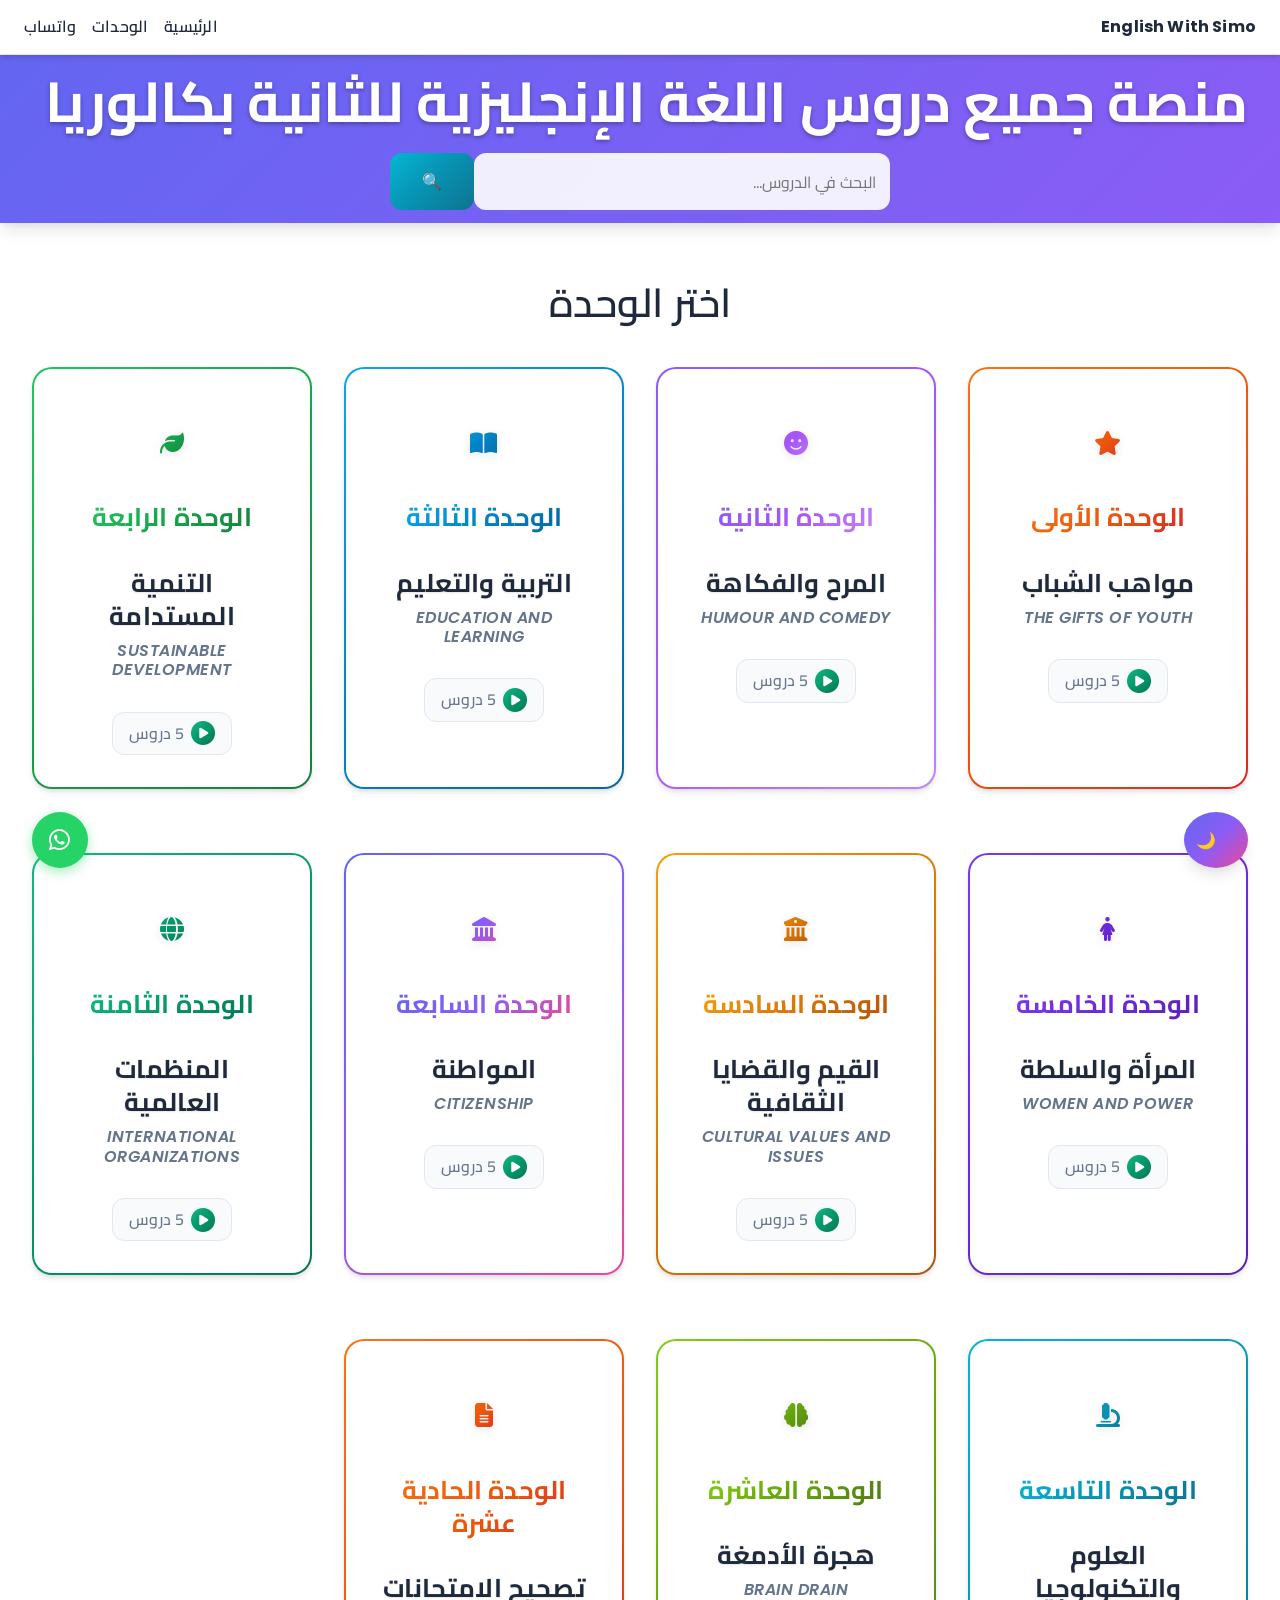
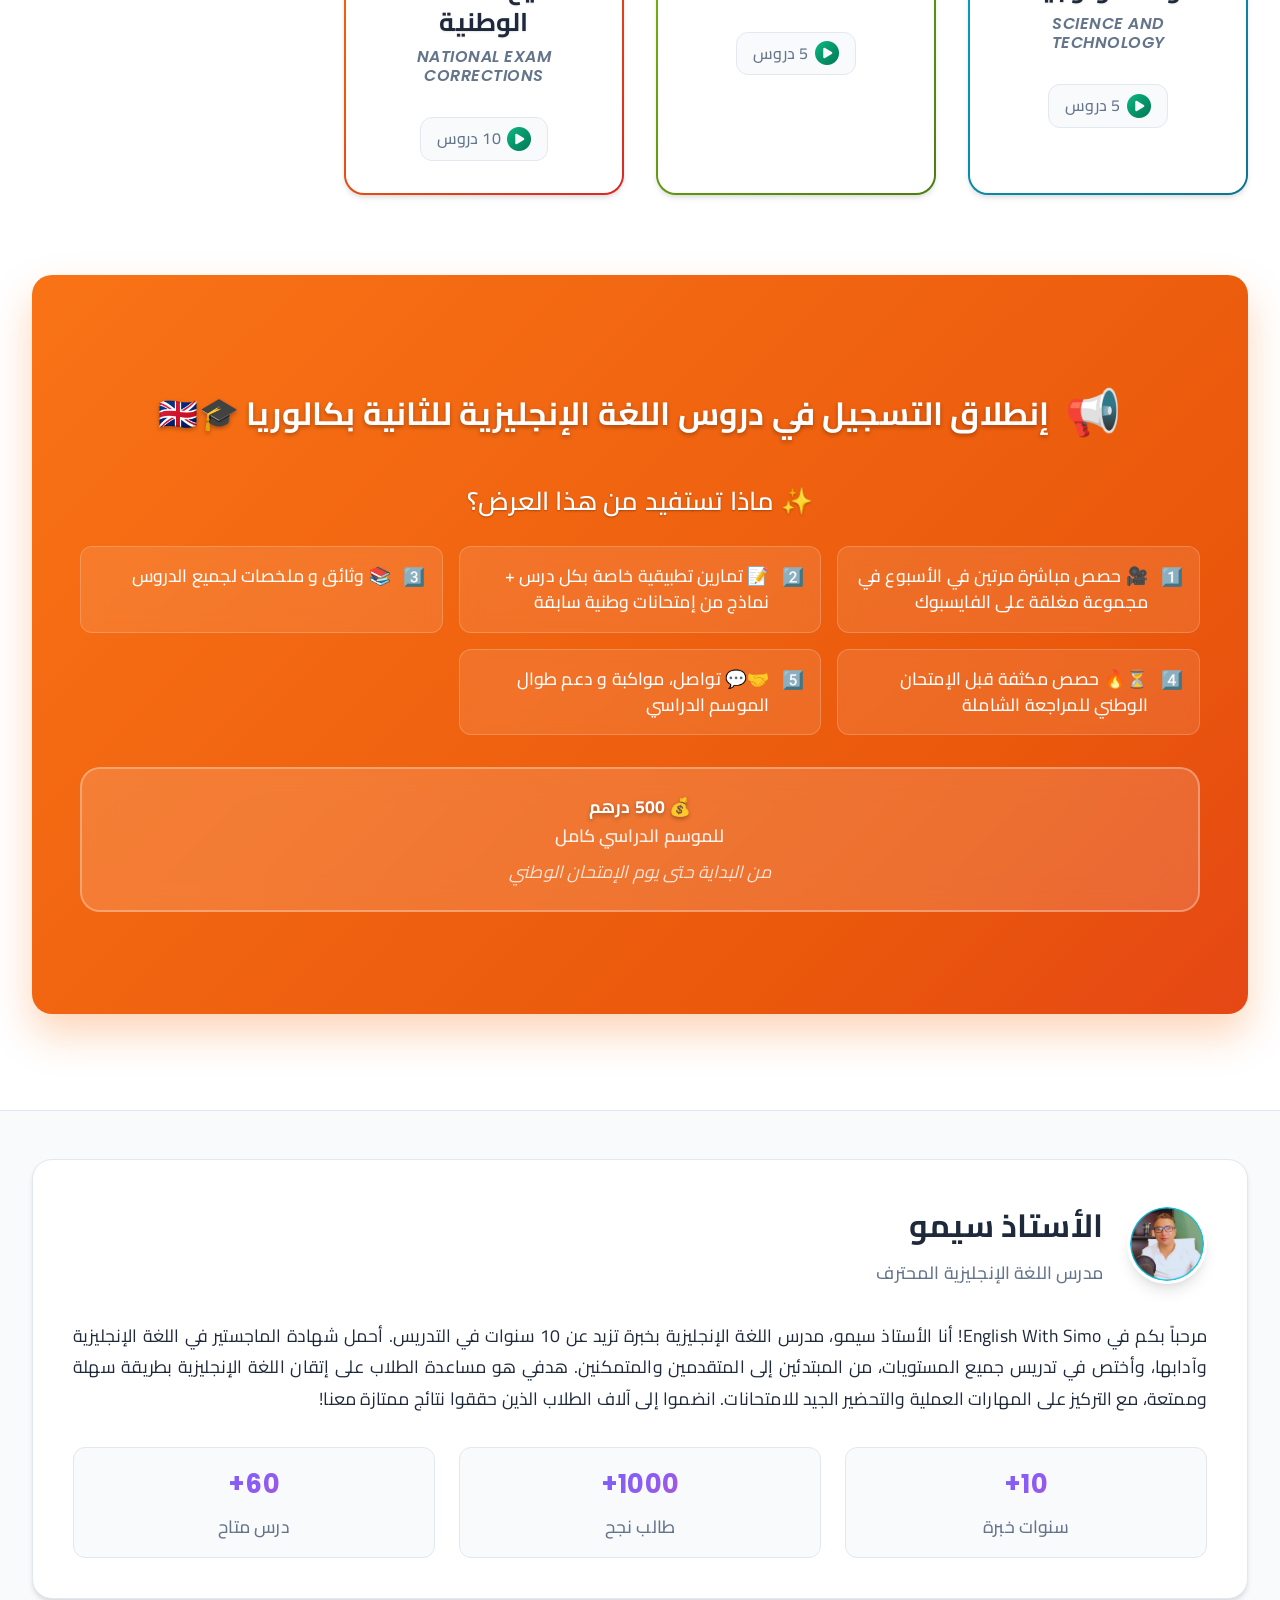
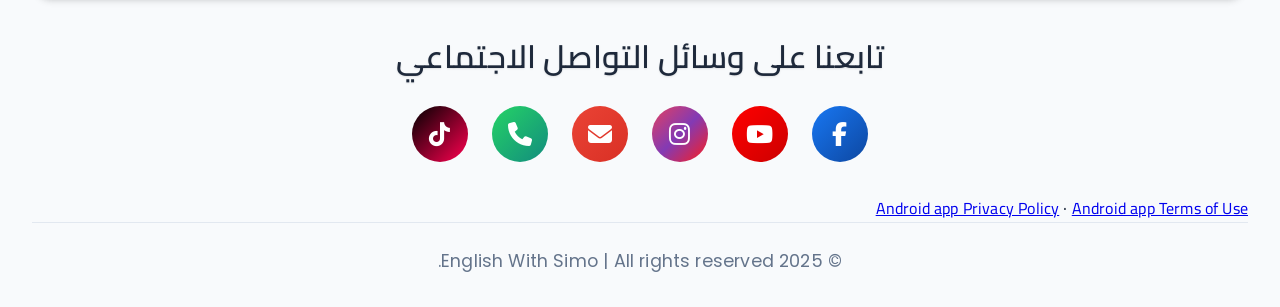
<file: index.html>
<!DOCTYPE html>
<html lang="ar" dir="rtl">
<head>
    <meta charset="UTF-8">
    <meta name="viewport" content="width=device-width, initial-scale=1.0">
    <title>منصة جميع دروس اللغة الإنجليزية للثانية بكالوريا - English With Simo</title>
    
    <!-- Google Fonts -->
    <link rel="preconnect" href="https://fonts.googleapis.com">
    <link rel="preconnect" href="https://fonts.gstatic.com" crossorigin>
    <link href="https://fonts.googleapis.com/css2?family=Cairo:wght@300;400;600;700&family=Poppins:wght@300;400;500;600;700&display=swap" rel="stylesheet">
    
    <!-- Font Awesome -->
    <link rel="stylesheet" href="https://cdnjs.cloudflare.com/ajax/libs/font-awesome/6.4.0/css/all.min.css">
    
    <!-- CSS -->
    <link rel="stylesheet" href="style.css">
    <!-- Google AdSense -->
  <script async
    src="https://pagead2.googlesyndication.com/pagead/js/adsbygoogle.js?client=ca-pub-2558451678837926"
    crossorigin="anonymous"></script>
</head>
<body class="responsive-site">
    
    <!-- SITE_TOPBAR -->
    <div class="site-topbar" role="banner">
        <a href="index.html" class="site-logo-link">English With Simo</a>
        <nav class="site-desktop-nav" aria-label="Primary navigation">
            <a href="index.html">الرئيسية</a>
            <a href="index.html#unitsView">الوحدات</a>
            <a href="https://api.whatsapp.com/send?phone=212600583968" target="_blank" rel="noopener noreferrer">واتساب</a>
        </nav>
        <button class="site-menu-toggle" type="button" aria-expanded="false" aria-controls="siteMobileMenu" aria-label="Open navigation menu">☰</button>
    </div>
    <nav id="siteMobileMenu" class="site-mobile-nav" aria-label="Mobile navigation">
        <a href="index.html">الرئيسية</a>
        <a href="index.html#unitsView">الوحدات</a>
        <a href="https://api.whatsapp.com/send?phone=212600583968" target="_blank" rel="noopener noreferrer">واتساب</a>
    </nav>

<!-- Loading Animation -->
    <div id="loading" class="loading-container">
        <div class="loading-spinner"></div>
        <p class="loading-text">جاري التحميل...</p>
    </div>

    <!-- Header -->
    <header class="header">
        <div class="container">
            <div class="header-content">
            <div class="title-container">
                <h1 class="main-title">منصة جميع دروس اللغة الإنجليزية للثانية بكالوريا</h1>
            </div>
            </div>
            
            <!-- Search Bar -->
            <div class="search-container">
                <input type="text" id="searchInput" placeholder="البحث في الدروس..." class="search-input">
                <button id="searchBtn" class="search-btn">🔍</button>
            </div>
            
        </div>
    </header>

    <!-- Main Content -->
    <main class="main-content">
        <div class="container">
            <!-- Units View -->
            <div id="unitsView" class="units-view">
                <h2 class="section-title">اختر الوحدة</h2>
                <div id="unitsGrid" class="units-grid">
                    <!-- Units will be dynamically loaded here -->
                </div>
            </div>

            <!-- Promotional Banner -->
            <div class="promotional-banner">
                <div class="banner-content">
                    <div class="banner-header">
                        <div class="banner-icon">📢</div>
                        <h3 class="banner-title">إنطلاق التسجيل في دروس اللغة الإنجليزية للثانية بكالوريا 🎓🇬🇧</h3>
                    </div>
                    
                    <div class="banner-benefits">
                        <h4 class="benefits-title">✨ ماذا تستفيد من هذا العرض؟</h4>
                        <div class="benefits-list">
                            <div class="benefit-item">
                                <span class="benefit-number">1️⃣</span>
                                <span class="benefit-text">🎥 حصص مباشرة مرتين في الأسبوع في مجموعة مغلقة على الفايسبوك</span>
                            </div>
                            <div class="benefit-item">
                                <span class="benefit-number">2️⃣</span>
                                <span class="benefit-text">📝 تمارين تطبيقية خاصة بكل درس + نماذج من إمتحانات وطنية سابقة</span>
                            </div>
                            <div class="benefit-item">
                                <span class="benefit-number">3️⃣</span>
                                <span class="benefit-text">📚 وثائق و ملخصات لجميع الدروس</span>
                            </div>
                            <div class="benefit-item">
                                <span class="benefit-number">4️⃣</span>
                                <span class="benefit-text">⏳🔥 حصص مكثفة قبل الإمتحان الوطني للمراجعة الشاملة</span>
                            </div>
                            <div class="benefit-item">
                                <span class="benefit-number">5️⃣</span>
                                <span class="benefit-text">🤝💬 تواصل، مواكبة و دعم طوال الموسم الدراسي</span>
                            </div>
                        </div>
                    </div>
                    
                    <div class="banner-price">
                        <div class="price-tag">
                            <span class="price-amount">💰 500 درهم</span>
                            <span class="price-period">للموسم الدراسي كامل</span>
                        </div>
                        <div class="price-duration">من البداية حتى يوم الإمتحان الوطني</div>
                    </div>
                </div>
            </div>

            <!-- Lessons View -->
            <div id="lessonsView" class="lessons-view hidden">
                <div class="lessons-header">
                    <button id="backBtn" class="back-btn">← العودة للوحدات</button>
                    <h2 id="currentUnitTitle" class="section-title"></h2>
                </div>
                <div class="lessons-actions">
                    <button id="interactiveExercisesBtn" class="interactive-exercises-btn">
                        <i class="fas fa-pen-ruler"></i>
                        تمارين تفاعلية
                    </button>
                </div>
                <div id="lessonsGrid" class="lessons-grid">
                    <!-- Lessons will be dynamically loaded here -->
                </div>
            </div>

            <!-- Interactive Exercises View -->
            <div id="interactiveExercisesView" class="interactive-exercises-view hidden">
                <div class="lessons-header">
                    <button id="backToLessonsBtn" class="back-btn">← العودة للدروس</button>
                    <h2 id="interactiveExercisesTitle" class="section-title">تمارين تفاعلية</h2>
                </div>
                <div id="interactiveExercisesGrid" class="interactive-exercises-grid">
                    <!-- Interactive exercises will be dynamically loaded here -->
                </div>
            </div>

            <!-- Search Results View -->
            <div id="searchResultsView" class="search-results-view hidden">
                <div class="search-results-header">
                    <button id="clearSearchBtn" class="back-btn">← مسح البحث</button>
                    <h2 id="searchResultsTitle" class="section-title">نتائج البحث</h2>
                </div>
                <div id="searchResultsGrid" class="lessons-grid">
                    <!-- Search results will be dynamically loaded here -->
                </div>
            </div>
        </div>
    </main>

    <!-- Footer -->
    <footer class="footer">
        <div class="container">
            <!-- Teacher Profile Section -->
            <div class="teacher-profile">
                <div class="teacher-info">
                    <div class="teacher-avatar">
                        <div class="avatar-container">
                            <img src="teacher.png" alt="الأستاذ سيمو" class="teacher-image" onerror="this.style.display='none'; this.nextElementSibling.style.display='flex';">
                            <div class="avatar-placeholder">
                                <span class="avatar-text">س</span>
                            </div>
                        </div>
                    </div>
                    <div class="teacher-details">
                        <h3 class="teacher-name">الأستاذ سيمو</h3>
                        <p class="teacher-title">مدرس اللغة الإنجليزية المحترف</p>
                    </div>
                </div>
                <div class="teacher-description">
                    <p>مرحباً بكم في English With Simo! أنا الأستاذ سيمو، مدرس اللغة الإنجليزية بخبرة تزيد عن 10 سنوات في التدريس. أحمل شهادة الماجستير في اللغة الإنجليزية وآدابها، وأختص في تدريس جميع المستويات، من المبتدئين إلى المتقدمين والمتمكنين. هدفي هو مساعدة الطلاب على إتقان اللغة الإنجليزية بطريقة سهلة وممتعة، مع التركيز على المهارات العملية والتحضير الجيد للامتحانات. انضموا إلى آلاف الطلاب الذين حققوا نتائج ممتازة معنا!</p>
                </div>
                <div class="teacher-stats">
                    <div class="stat-item">
                        <div class="stat-number">10+</div>
                        <div class="stat-label">سنوات خبرة</div>
                    </div>
                    <div class="stat-item">
                        <div class="stat-number">1000+</div>
                        <div class="stat-label">طالب نجح</div>
                    </div>
                    <div class="stat-item">
                        <div class="stat-number">60+</div>
                        <div class="stat-label">درس متاح</div>
                    </div>
                </div>
            </div>
            
        <!-- Social Media Section -->
        <div class="social-section">
            <h3 class="social-title">تابعنا على وسائل التواصل الاجتماعي</h3>
            <div class="social-icons">
                <a href="https://www.facebook.com/englishwithsimo/" target="_blank" class="social-icon facebook" title="Facebook">
                    <i class="fab fa-facebook-f"></i>
                </a>
                <a href="https://www.youtube.com/@EnglishWithSimo" target="_blank" class="social-icon youtube" title="YouTube">
                    <i class="fab fa-youtube"></i>
                </a>
                <a href="https://www.instagram.com/englishwithsimo_official/" target="_blank" class="social-icon instagram" title="Instagram">
                    <i class="fab fa-instagram"></i>
                </a>
                <a href="mailto:englishwithsimo@gmail.com" class="social-icon email" title="Email">
                    <i class="fas fa-envelope"></i>
                </a>
                <a href="tel:+212600583968" class="social-icon phone" title="Phone">
                    <i class="fas fa-phone"></i>
                </a>
                <a href="https://www.tiktok.com/@englishwithsimo1" target="_blank" class="social-icon tiktok" title="TikTok">
                    <i class="fab fa-tiktok"></i>
                </a>
            </div>
        </div>

        <p><a href="privacy-policy.html" lang="en">Android app Privacy Policy</a> · <a href="terms-of-use.html" lang="en">Android app Terms of Use</a></p>
        <!-- Copyright -->
        <div class="footer-bottom">
            <p class="footer-text">© 2025 English With Simo | All rights reserved.</p>
        </div>
    </div>
</footer>

    <!-- Theme Toggle Button -->
    <button id="themeToggle" class="theme-toggle" title="تبديل الوضع المظلم/الفاتح">
        🌙
    </button>

    <!-- Floating WhatsApp Button -->
    <a href="https://api.whatsapp.com/send?phone=212600583968" target="_blank" class="whatsapp-float" title="تواصل معنا على واتساب">
        <i class="fab fa-whatsapp"></i>
        <span class="whatsapp-tooltip">تواصل معنا عبر واتساب</span>
    </a>

    <!-- JavaScript -->
    <script src="script.js?v=20260423-5"></script>

    <script>
    (function siteResponsiveEnhancer() {
        const menuToggle = document.querySelector('.site-menu-toggle');
        const mobileMenu = document.getElementById('siteMobileMenu');

        if (menuToggle && mobileMenu) {
            const toggleMenu = () => {
                const isOpen = mobileMenu.classList.toggle('is-open');
                menuToggle.setAttribute('aria-expanded', String(isOpen));
                menuToggle.textContent = isOpen ? '✕' : '☰';
                menuToggle.setAttribute('aria-label', isOpen ? 'Close navigation menu' : 'Open navigation menu');
            };

            menuToggle.addEventListener('click', toggleMenu);

            mobileMenu.querySelectorAll('a').forEach((link) => {
                link.addEventListener('click', () => {
                    mobileMenu.classList.remove('is-open');
                    menuToggle.setAttribute('aria-expanded', 'false');
                    menuToggle.textContent = '☰';
                    menuToggle.setAttribute('aria-label', 'Open navigation menu');
                });
            });
        }

        // Enforce same-tab navigation for interactive exercise actions.
        document.addEventListener('click', (event) => {
            const interactiveLink = event.target.closest('#interactiveExercisesGrid a.exercise-link');
            if (!interactiveLink) {
                return;
            }

            const href = interactiveLink.getAttribute('href');
            if (!href) {
                return;
            }

            event.preventDefault();
            window.location.assign(href);
        });

        document.querySelectorAll('table').forEach((table) => {
            if (table.parentElement && table.parentElement.classList.contains('table-responsive')) {
                return;
            }
            const wrapper = document.createElement('div');
            wrapper.className = 'table-responsive';
            table.parentNode.insertBefore(wrapper, table);
            wrapper.appendChild(table);
        });
    })();
    </script>

</body>
</html>
</file>
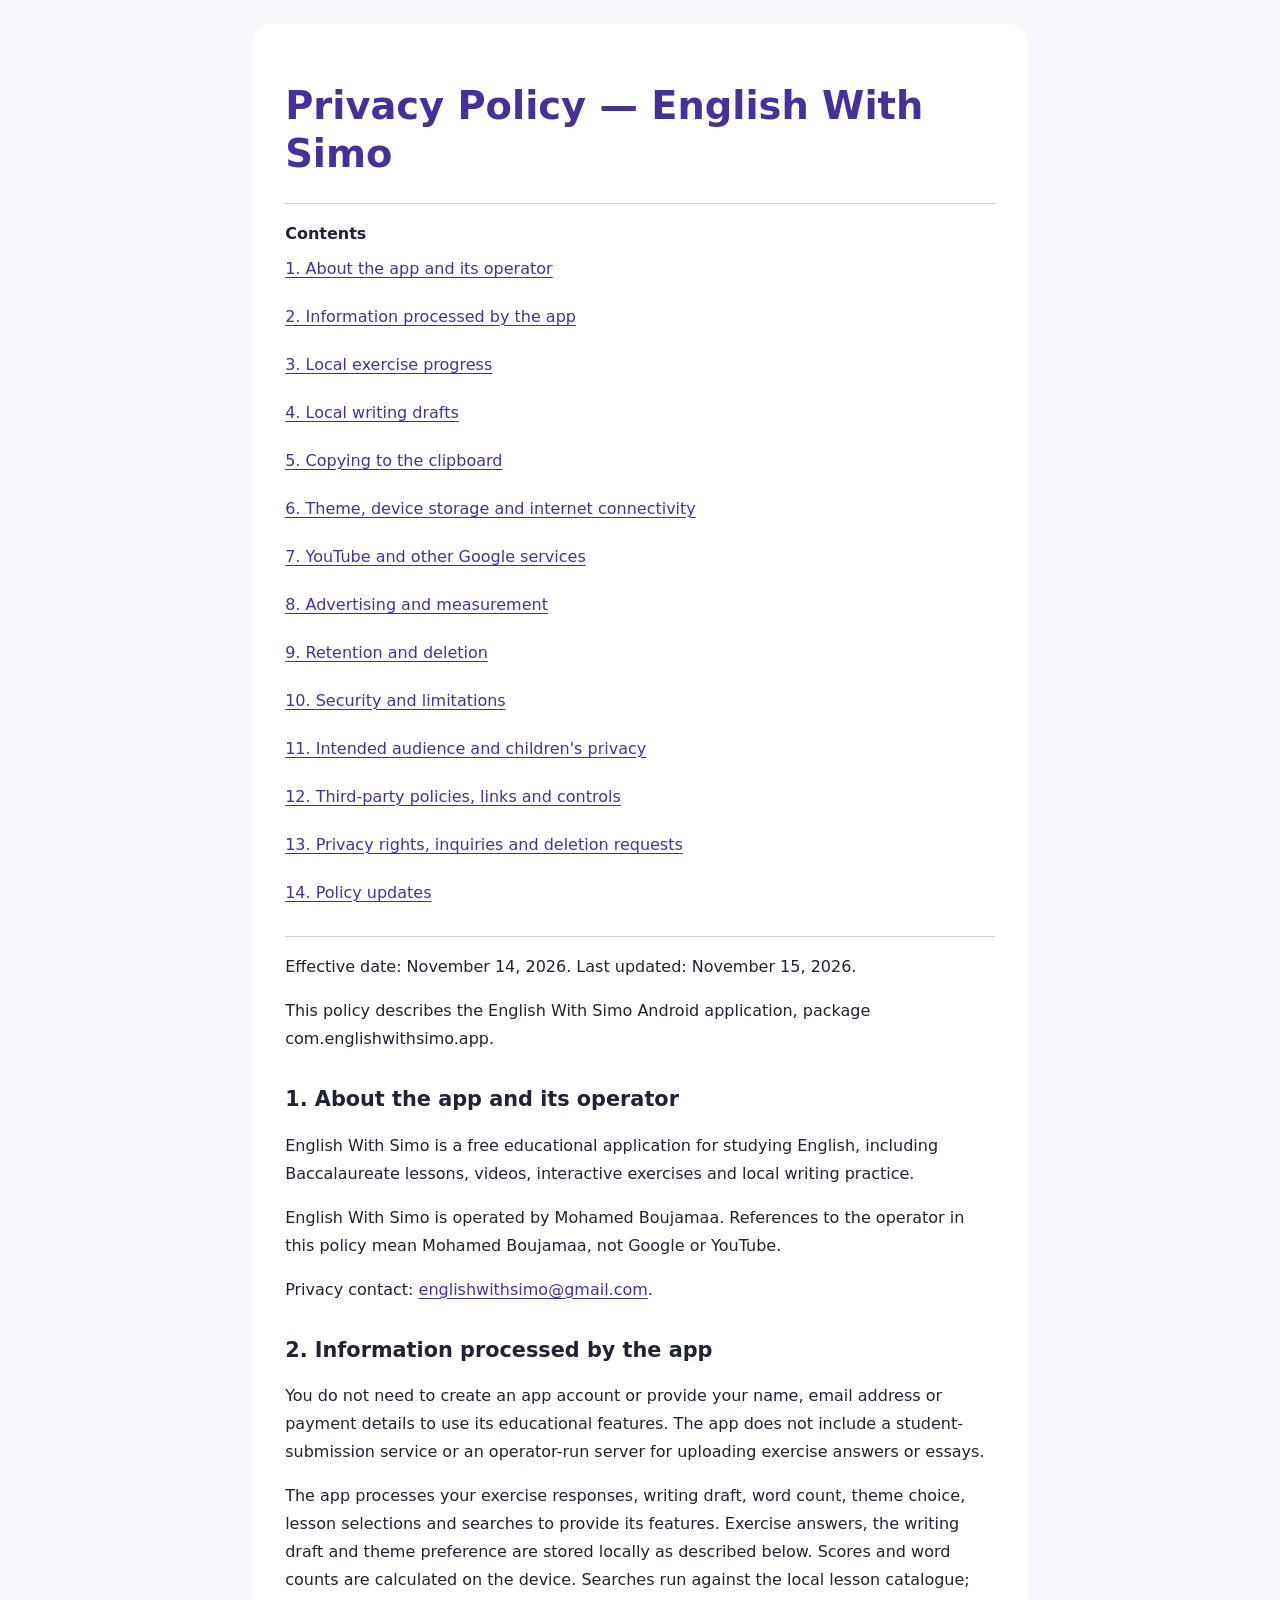
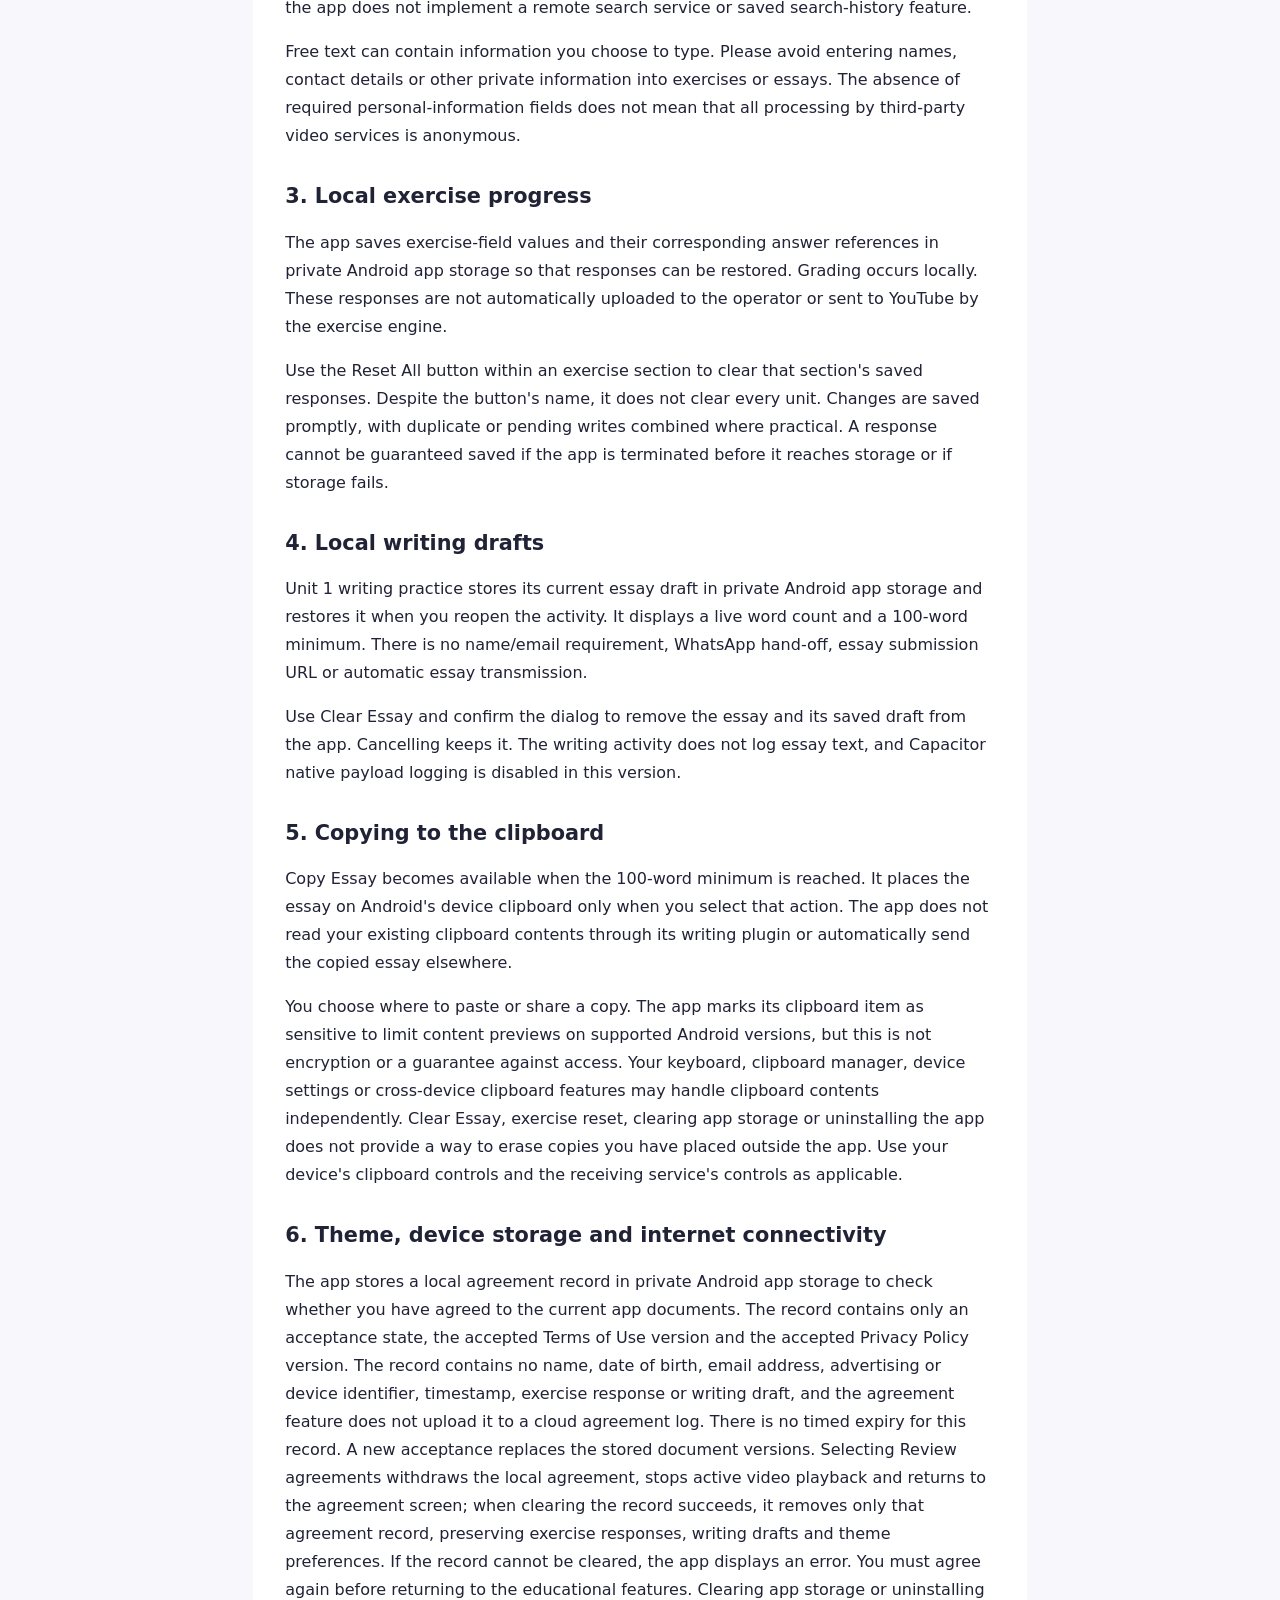
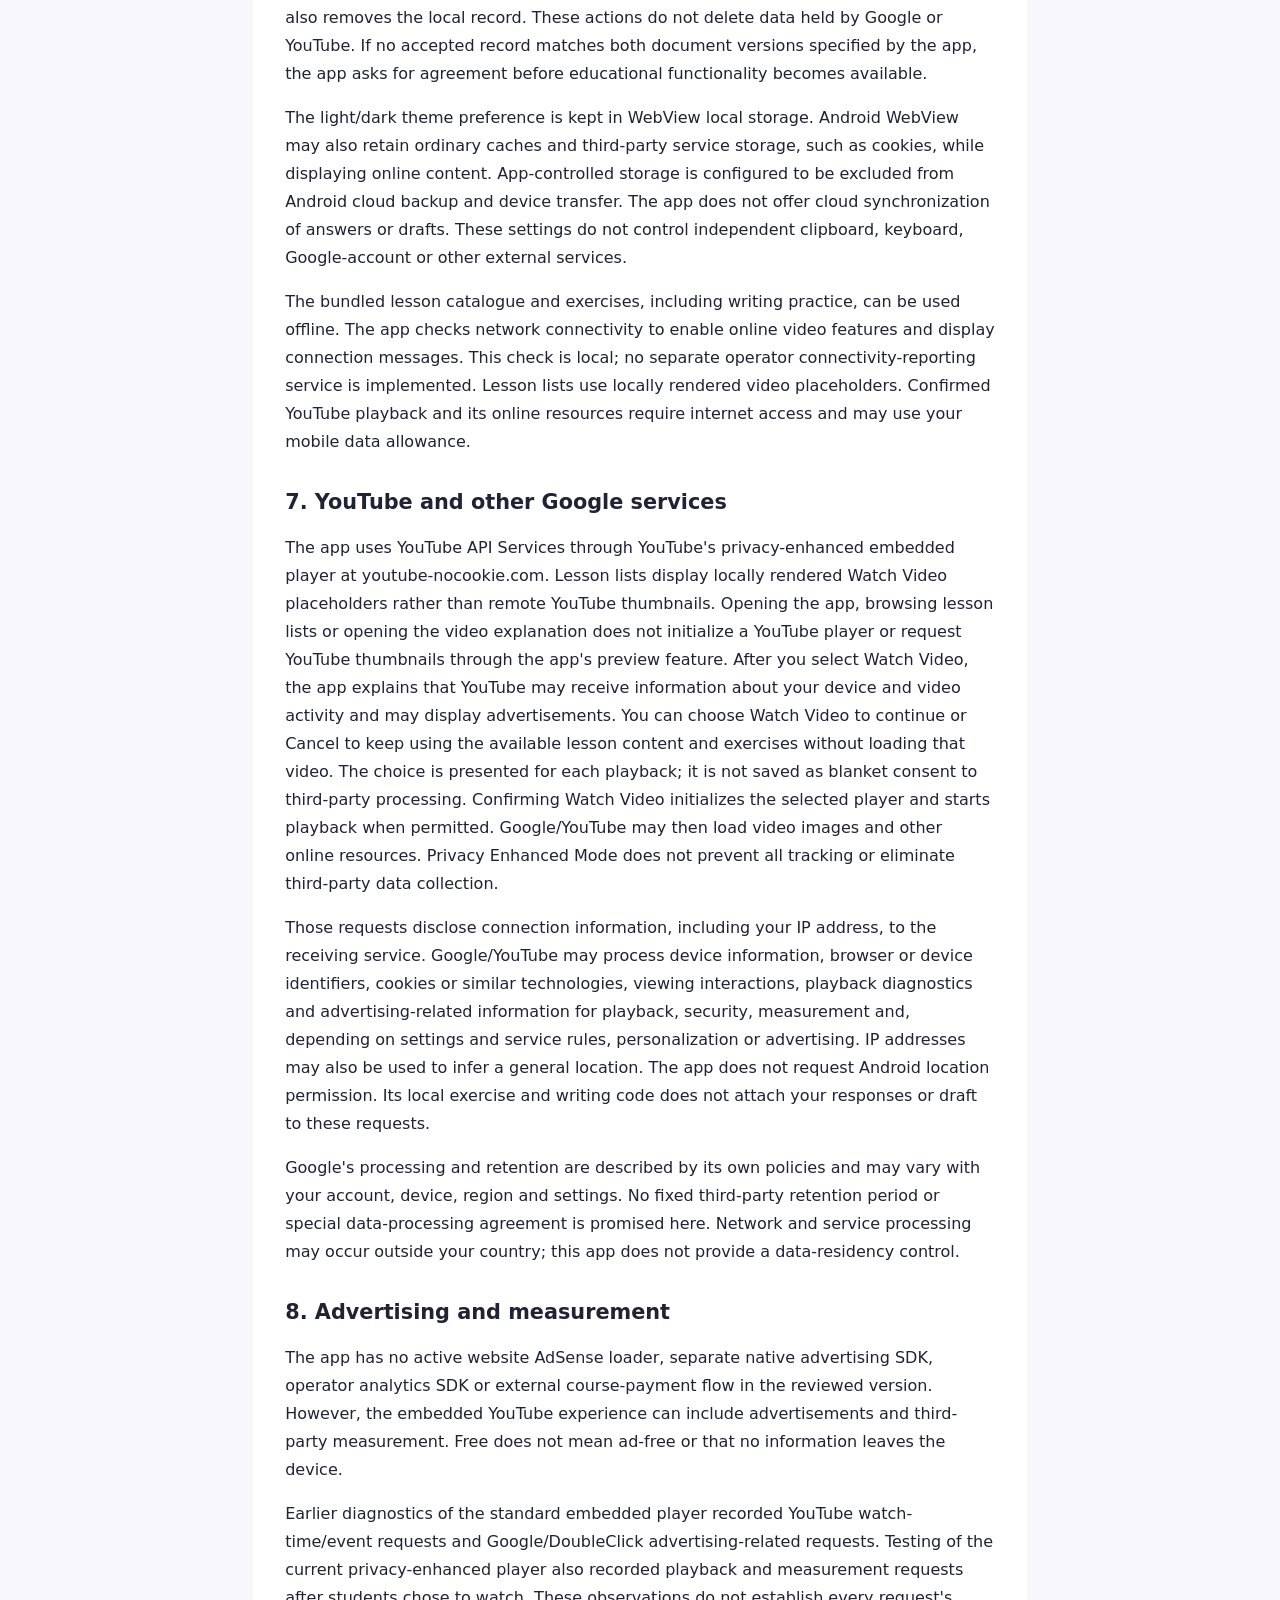
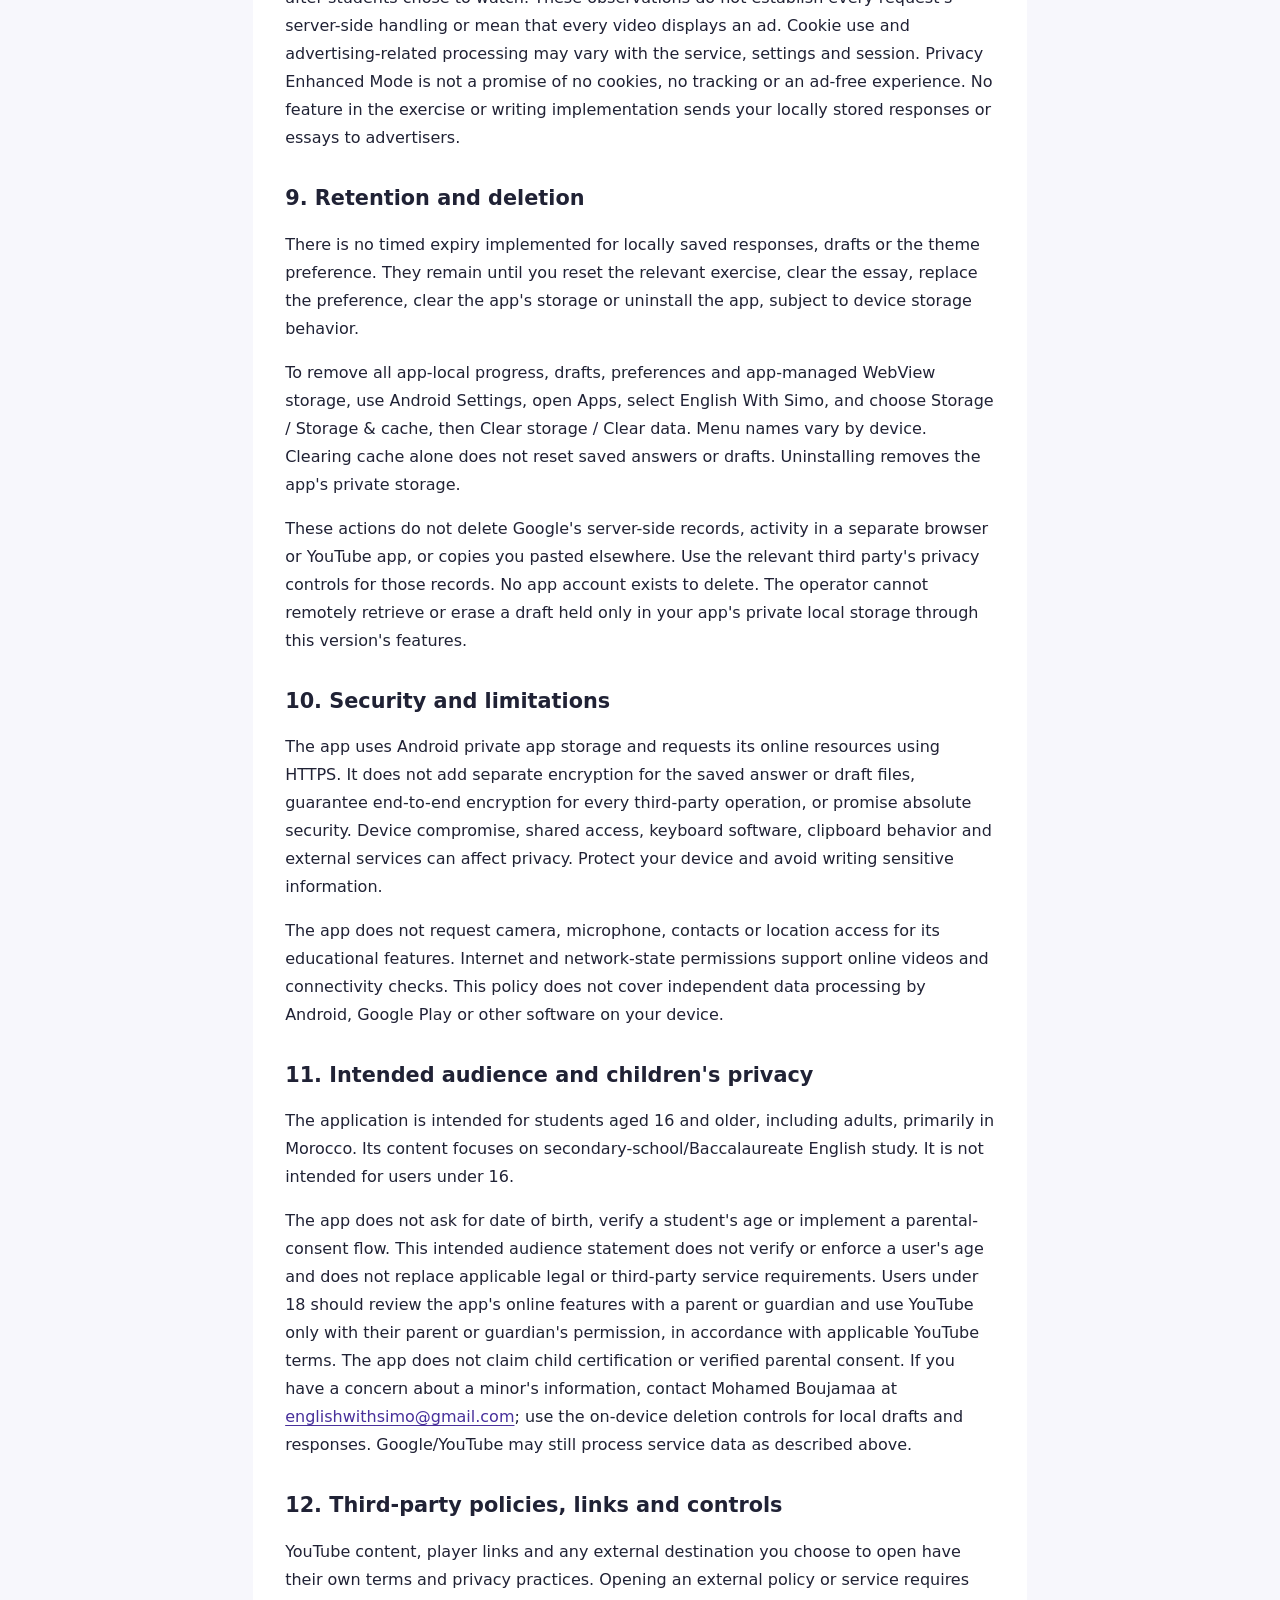
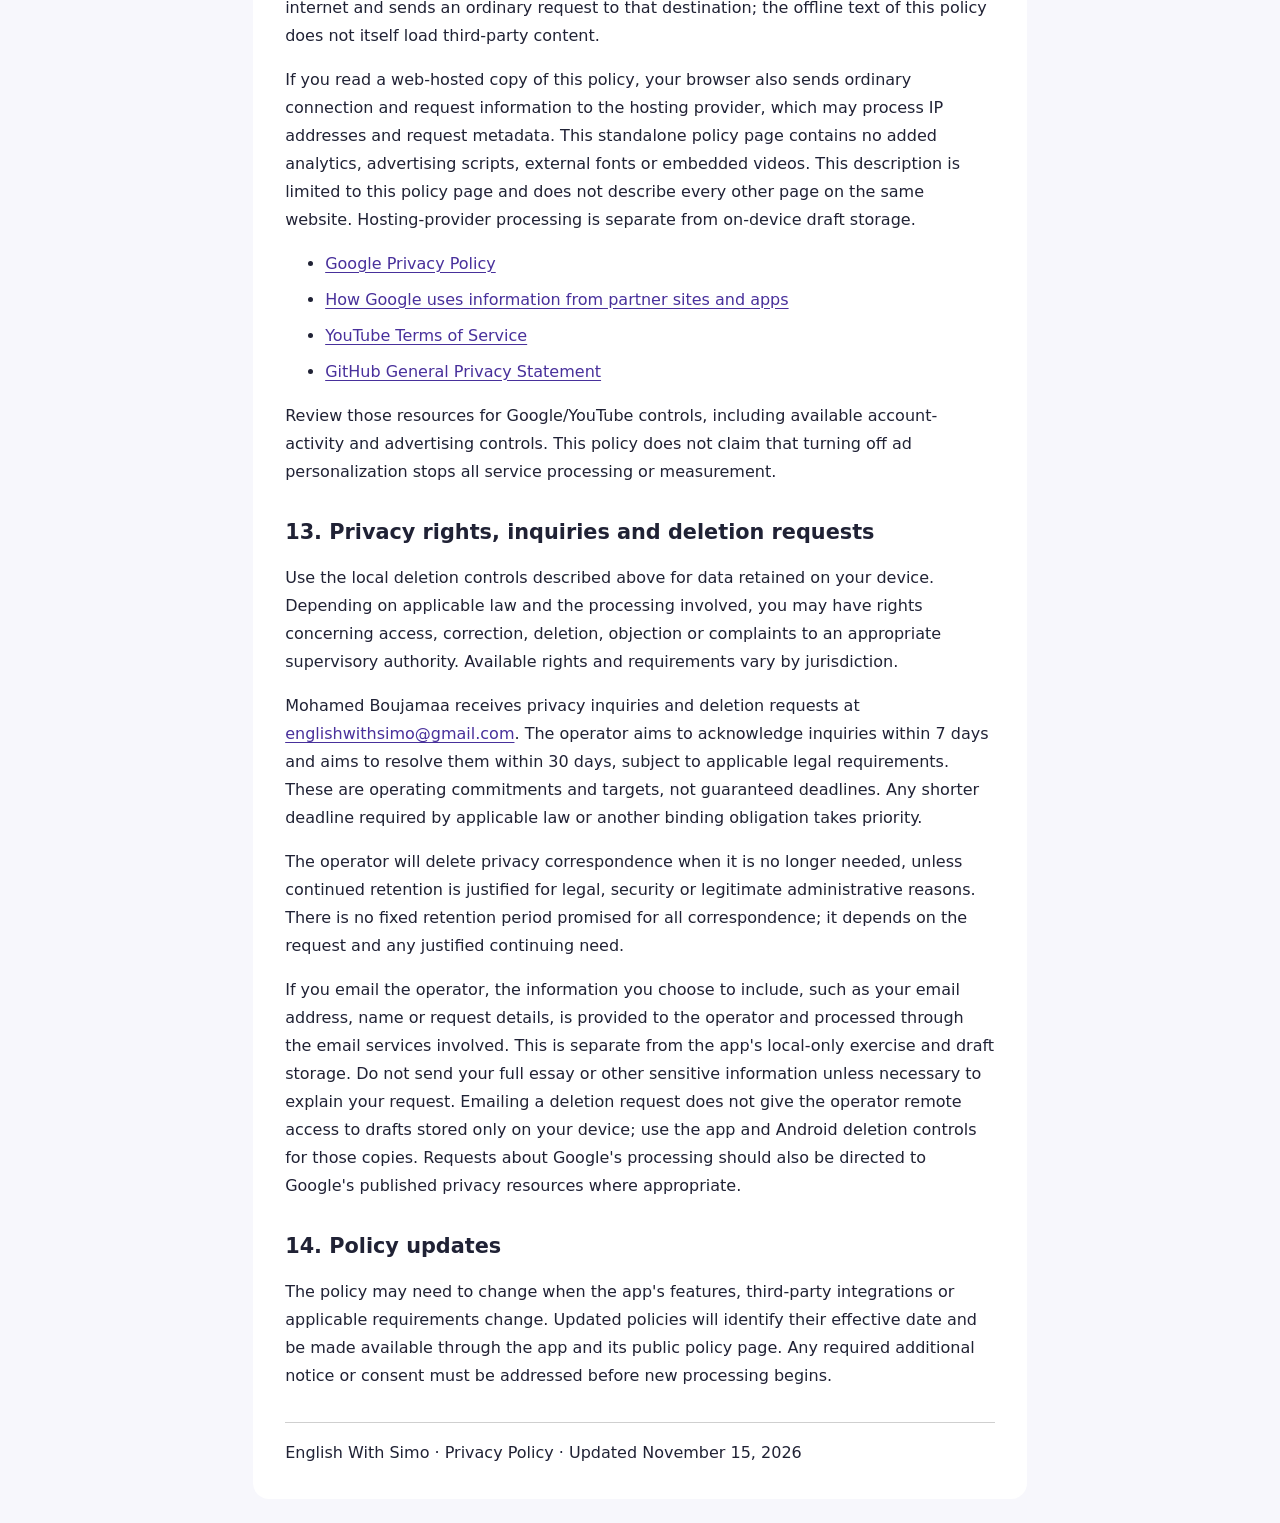
<file: privacy-policy.html>
<!DOCTYPE html>
<html lang="en" dir="ltr"><head><meta charset="utf-8"><meta name="viewport" content="width=device-width, initial-scale=1"><meta name="robots" content="noindex, nofollow"><meta http-equiv="x-dns-prefetch-control" content="off"><meta name="color-scheme" content="light dark"><title>Privacy Policy — English With Simo</title>
<style>
:root{color-scheme:light dark;--bg:#f7f7fc;--ink:#202235;--paper:#fff;--link:#48309b;--note:#fff2cb;--border:#b89028}*{box-sizing:border-box}body{margin:0;background:var(--bg);color:var(--ink);font:1rem/1.75 system-ui,-apple-system,"Segoe UI",sans-serif}main{max-width:76ch;margin:0 auto;padding:1.25rem;background:var(--paper)}h1{font-size:clamp(1.6rem,6vw,2.4rem);line-height:1.25;color:var(--link)}h2{font-size:1.3rem;line-height:1.4;margin-top:2rem;scroll-margin-top:1rem}p,li{overflow-wrap:anywhere}li{margin:.5rem 0}a{color:var(--link);text-underline-offset:.2em}a:focus-visible{outline:3px solid var(--link);outline-offset:3px}nav{border-block:1px solid #8886;padding:1rem 0}nav a{display:block;min-height:48px;padding:.4rem 0}.skip{position:absolute;left:-10000px}.skip:focus{left:1rem;top:1rem;background:var(--paper);padding:1rem;z-index:2}footer{margin-top:2rem;border-top:1px solid #8886;padding-top:1rem}@media(prefers-color-scheme:dark){:root{--bg:#151522;--paper:#202033;--ink:#efeff9;--link:#c8b9ff;--note:#352e19;--border:#d9b451}}@media(min-width:600px){main{margin:1.5rem auto;padding:2rem;border-radius:1rem}}@media print{nav,.skip{display:none}body,main{background:white;color:black}a{color:inherit}}
</style></head><body><a class="skip" href="#policy">Skip to policy</a><main id="policy"><h1>Privacy Policy — English With Simo</h1><nav aria-label="Privacy policy contents"><strong>Contents</strong><a href="#section-1">1. About the app and its operator</a><a href="#section-2">2. Information processed by the app</a><a href="#section-3">3. Local exercise progress</a><a href="#section-4">4. Local writing drafts</a><a href="#section-5">5. Copying to the clipboard</a><a href="#section-6">6. Theme, device storage and internet connectivity</a><a href="#section-7">7. YouTube and other Google services</a><a href="#section-8">8. Advertising and measurement</a><a href="#section-9">9. Retention and deletion</a><a href="#section-10">10. Security and limitations</a><a href="#section-11">11. Intended audience and children&#39;s privacy</a><a href="#section-12">12. Third-party policies, links and controls</a><a href="#section-13">13. Privacy rights, inquiries and deletion requests</a><a href="#section-14">14. Policy updates</a></nav>
<p>Effective date: November 14, 2026. Last updated: November 15, 2026.</p>
<p>This policy describes the English With Simo Android application, package com.englishwithsimo.app.</p>
<h2 id="section-1">1. About the app and its operator</h2>
<p>English With Simo is a free educational application for studying English, including Baccalaureate lessons, videos, interactive exercises and local writing practice.</p>
<p>English With Simo is operated by Mohamed Boujamaa. References to the operator in this policy mean Mohamed Boujamaa, not Google or YouTube.</p>
<p>Privacy contact: <a href="mailto:englishwithsimo@gmail.com" target="_blank" rel="noopener noreferrer" referrerpolicy="no-referrer">englishwithsimo@gmail.com</a>.</p>
<h2 id="section-2">2. Information processed by the app</h2>
<p>You do not need to create an app account or provide your name, email address or payment details to use its educational features. The app does not include a student-submission service or an operator-run server for uploading exercise answers or essays.</p>
<p>The app processes your exercise responses, writing draft, word count, theme choice, lesson selections and searches to provide its features. Exercise answers, the writing draft and theme preference are stored locally as described below. Scores and word counts are calculated on the device. Searches run against the local lesson catalogue; the app does not implement a remote search service or saved search-history feature.</p>
<p>Free text can contain information you choose to type. Please avoid entering names, contact details or other private information into exercises or essays. The absence of required personal-information fields does not mean that all processing by third-party video services is anonymous.</p>
<h2 id="section-3">3. Local exercise progress</h2>
<p>The app saves exercise-field values and their corresponding answer references in private Android app storage so that responses can be restored. Grading occurs locally. These responses are not automatically uploaded to the operator or sent to YouTube by the exercise engine.</p>
<p>Use the Reset All button within an exercise section to clear that section&#39;s saved responses. Despite the button&#39;s name, it does not clear every unit. Changes are saved promptly, with duplicate or pending writes combined where practical. A response cannot be guaranteed saved if the app is terminated before it reaches storage or if storage fails.</p>
<h2 id="section-4">4. Local writing drafts</h2>
<p>Unit 1 writing practice stores its current essay draft in private Android app storage and restores it when you reopen the activity. It displays a live word count and a 100-word minimum. There is no name/email requirement, WhatsApp hand-off, essay submission URL or automatic essay transmission.</p>
<p>Use Clear Essay and confirm the dialog to remove the essay and its saved draft from the app. Cancelling keeps it. The writing activity does not log essay text, and Capacitor native payload logging is disabled in this version.</p>
<h2 id="section-5">5. Copying to the clipboard</h2>
<p>Copy Essay becomes available when the 100-word minimum is reached. It places the essay on Android&#39;s device clipboard only when you select that action. The app does not read your existing clipboard contents through its writing plugin or automatically send the copied essay elsewhere.</p>
<p>You choose where to paste or share a copy. The app marks its clipboard item as sensitive to limit content previews on supported Android versions, but this is not encryption or a guarantee against access. Your keyboard, clipboard manager, device settings or cross-device clipboard features may handle clipboard contents independently. Clear Essay, exercise reset, clearing app storage or uninstalling the app does not provide a way to erase copies you have placed outside the app. Use your device&#39;s clipboard controls and the receiving service&#39;s controls as applicable.</p>
<h2 id="section-6">6. Theme, device storage and internet connectivity</h2>
<p>The app stores a local agreement record in private Android app storage to check whether you have agreed to the current app documents. The record contains only an acceptance state, the accepted Terms of Use version and the accepted Privacy Policy version. The record contains no name, date of birth, email address, advertising or device identifier, timestamp, exercise response or writing draft, and the agreement feature does not upload it to a cloud agreement log. There is no timed expiry for this record. A new acceptance replaces the stored document versions. Selecting Review agreements withdraws the local agreement, stops active video playback and returns to the agreement screen; when clearing the record succeeds, it removes only that agreement record, preserving exercise responses, writing drafts and theme preferences. If the record cannot be cleared, the app displays an error. You must agree again before returning to the educational features. Clearing app storage or uninstalling also removes the local record. These actions do not delete data held by Google or YouTube. If no accepted record matches both document versions specified by the app, the app asks for agreement before educational functionality becomes available.</p>
<p>The light/dark theme preference is kept in WebView local storage. Android WebView may also retain ordinary caches and third-party service storage, such as cookies, while displaying online content. App-controlled storage is configured to be excluded from Android cloud backup and device transfer. The app does not offer cloud synchronization of answers or drafts. These settings do not control independent clipboard, keyboard, Google-account or other external services.</p>
<p>The bundled lesson catalogue and exercises, including writing practice, can be used offline. The app checks network connectivity to enable online video features and display connection messages. This check is local; no separate operator connectivity-reporting service is implemented. Lesson lists use locally rendered video placeholders. Confirmed YouTube playback and its online resources require internet access and may use your mobile data allowance.</p>
<h2 id="section-7">7. YouTube and other Google services</h2>
<p>The app uses YouTube API Services through YouTube&#39;s privacy-enhanced embedded player at youtube-nocookie.com. Lesson lists display locally rendered Watch Video placeholders rather than remote YouTube thumbnails. Opening the app, browsing lesson lists or opening the video explanation does not initialize a YouTube player or request YouTube thumbnails through the app&#39;s preview feature. After you select Watch Video, the app explains that YouTube may receive information about your device and video activity and may display advertisements. You can choose Watch Video to continue or Cancel to keep using the available lesson content and exercises without loading that video. The choice is presented for each playback; it is not saved as blanket consent to third-party processing. Confirming Watch Video initializes the selected player and starts playback when permitted. Google/YouTube may then load video images and other online resources. Privacy Enhanced Mode does not prevent all tracking or eliminate third-party data collection.</p>
<p>Those requests disclose connection information, including your IP address, to the receiving service. Google/YouTube may process device information, browser or device identifiers, cookies or similar technologies, viewing interactions, playback diagnostics and advertising-related information for playback, security, measurement and, depending on settings and service rules, personalization or advertising. IP addresses may also be used to infer a general location. The app does not request Android location permission. Its local exercise and writing code does not attach your responses or draft to these requests.</p>
<p>Google&#39;s processing and retention are described by its own policies and may vary with your account, device, region and settings. No fixed third-party retention period or special data-processing agreement is promised here. Network and service processing may occur outside your country; this app does not provide a data-residency control.</p>
<h2 id="section-8">8. Advertising and measurement</h2>
<p>The app has no active website AdSense loader, separate native advertising SDK, operator analytics SDK or external course-payment flow in the reviewed version. However, the embedded YouTube experience can include advertisements and third-party measurement. Free does not mean ad-free or that no information leaves the device.</p>
<p>Earlier diagnostics of the standard embedded player recorded YouTube watch-time/event requests and Google/DoubleClick advertising-related requests. Testing of the current privacy-enhanced player also recorded playback and measurement requests after students chose to watch. These observations do not establish every request&#39;s server-side handling or mean that every video displays an ad. Cookie use and advertising-related processing may vary with the service, settings and session. Privacy Enhanced Mode is not a promise of no cookies, no tracking or an ad-free experience. No feature in the exercise or writing implementation sends your locally stored responses or essays to advertisers.</p>
<h2 id="section-9">9. Retention and deletion</h2>
<p>There is no timed expiry implemented for locally saved responses, drafts or the theme preference. They remain until you reset the relevant exercise, clear the essay, replace the preference, clear the app&#39;s storage or uninstall the app, subject to device storage behavior.</p>
<p>To remove all app-local progress, drafts, preferences and app-managed WebView storage, use Android Settings, open Apps, select English With Simo, and choose Storage / Storage &amp; cache, then Clear storage / Clear data. Menu names vary by device. Clearing cache alone does not reset saved answers or drafts. Uninstalling removes the app&#39;s private storage.</p>
<p>These actions do not delete Google&#39;s server-side records, activity in a separate browser or YouTube app, or copies you pasted elsewhere. Use the relevant third party&#39;s privacy controls for those records. No app account exists to delete. The operator cannot remotely retrieve or erase a draft held only in your app&#39;s private local storage through this version&#39;s features.</p>
<h2 id="section-10">10. Security and limitations</h2>
<p>The app uses Android private app storage and requests its online resources using HTTPS. It does not add separate encryption for the saved answer or draft files, guarantee end-to-end encryption for every third-party operation, or promise absolute security. Device compromise, shared access, keyboard software, clipboard behavior and external services can affect privacy. Protect your device and avoid writing sensitive information.</p>
<p>The app does not request camera, microphone, contacts or location access for its educational features. Internet and network-state permissions support online videos and connectivity checks. This policy does not cover independent data processing by Android, Google Play or other software on your device.</p>
<h2 id="section-11">11. Intended audience and children&#39;s privacy</h2>
<p>The application is intended for students aged 16 and older, including adults, primarily in Morocco. Its content focuses on secondary-school/Baccalaureate English study. It is not intended for users under 16.</p>
<p>The app does not ask for date of birth, verify a student&#39;s age or implement a parental-consent flow. This intended audience statement does not verify or enforce a user&#39;s age and does not replace applicable legal or third-party service requirements. Users under 18 should review the app&#39;s online features with a parent or guardian and use YouTube only with their parent or guardian&#39;s permission, in accordance with applicable YouTube terms. The app does not claim child certification or verified parental consent. If you have a concern about a minor&#39;s information, contact Mohamed Boujamaa at <a href="mailto:englishwithsimo@gmail.com" target="_blank" rel="noopener noreferrer" referrerpolicy="no-referrer">englishwithsimo@gmail.com</a>; use the on-device deletion controls for local drafts and responses. Google/YouTube may still process service data as described above.</p>
<h2 id="section-12">12. Third-party policies, links and controls</h2>
<p>YouTube content, player links and any external destination you choose to open have their own terms and privacy practices. Opening an external policy or service requires internet and sends an ordinary request to that destination; the offline text of this policy does not itself load third-party content.</p>
<p>If you read a web-hosted copy of this policy, your browser also sends ordinary connection and request information to the hosting provider, which may process IP addresses and request metadata. This standalone policy page contains no added analytics, advertising scripts, external fonts or embedded videos. This description is limited to this policy page and does not describe every other page on the same website. Hosting-provider processing is separate from on-device draft storage.</p>
<ul><li><a href="https://policies.google.com/privacy" target="_blank" rel="noopener noreferrer" referrerpolicy="no-referrer">Google Privacy Policy</a></li><li><a href="https://policies.google.com/technologies/partner-sites" target="_blank" rel="noopener noreferrer" referrerpolicy="no-referrer">How Google uses information from partner sites and apps</a></li><li><a href="https://www.youtube.com/t/terms" target="_blank" rel="noopener noreferrer" referrerpolicy="no-referrer">YouTube Terms of Service</a></li><li><a href="https://docs.github.com/en/site-policy/privacy-policies/github-general-privacy-statement" target="_blank" rel="noopener noreferrer" referrerpolicy="no-referrer">GitHub General Privacy Statement</a></li></ul>
<p>Review those resources for Google/YouTube controls, including available account-activity and advertising controls. This policy does not claim that turning off ad personalization stops all service processing or measurement.</p>
<h2 id="section-13">13. Privacy rights, inquiries and deletion requests</h2>
<p>Use the local deletion controls described above for data retained on your device. Depending on applicable law and the processing involved, you may have rights concerning access, correction, deletion, objection or complaints to an appropriate supervisory authority. Available rights and requirements vary by jurisdiction.</p>
<p>Mohamed Boujamaa receives privacy inquiries and deletion requests at <a href="mailto:englishwithsimo@gmail.com" target="_blank" rel="noopener noreferrer" referrerpolicy="no-referrer">englishwithsimo@gmail.com</a>. The operator aims to acknowledge inquiries within 7 days and aims to resolve them within 30 days, subject to applicable legal requirements. These are operating commitments and targets, not guaranteed deadlines. Any shorter deadline required by applicable law or another binding obligation takes priority.</p>
<p>The operator will delete privacy correspondence when it is no longer needed, unless continued retention is justified for legal, security or legitimate administrative reasons. There is no fixed retention period promised for all correspondence; it depends on the request and any justified continuing need.</p>
<p>If you email the operator, the information you choose to include, such as your email address, name or request details, is provided to the operator and processed through the email services involved. This is separate from the app&#39;s local-only exercise and draft storage. Do not send your full essay or other sensitive information unless necessary to explain your request. Emailing a deletion request does not give the operator remote access to drafts stored only on your device; use the app and Android deletion controls for those copies. Requests about Google&#39;s processing should also be directed to Google&#39;s published privacy resources where appropriate.</p>
<h2 id="section-14">14. Policy updates</h2>
<p>The policy may need to change when the app&#39;s features, third-party integrations or applicable requirements change. Updated policies will identify their effective date and be made available through the app and its public policy page. Any required additional notice or consent must be addressed before new processing begins.</p><footer>English With Simo · Privacy Policy · Updated November 15, 2026</footer></main></body></html>
</file>
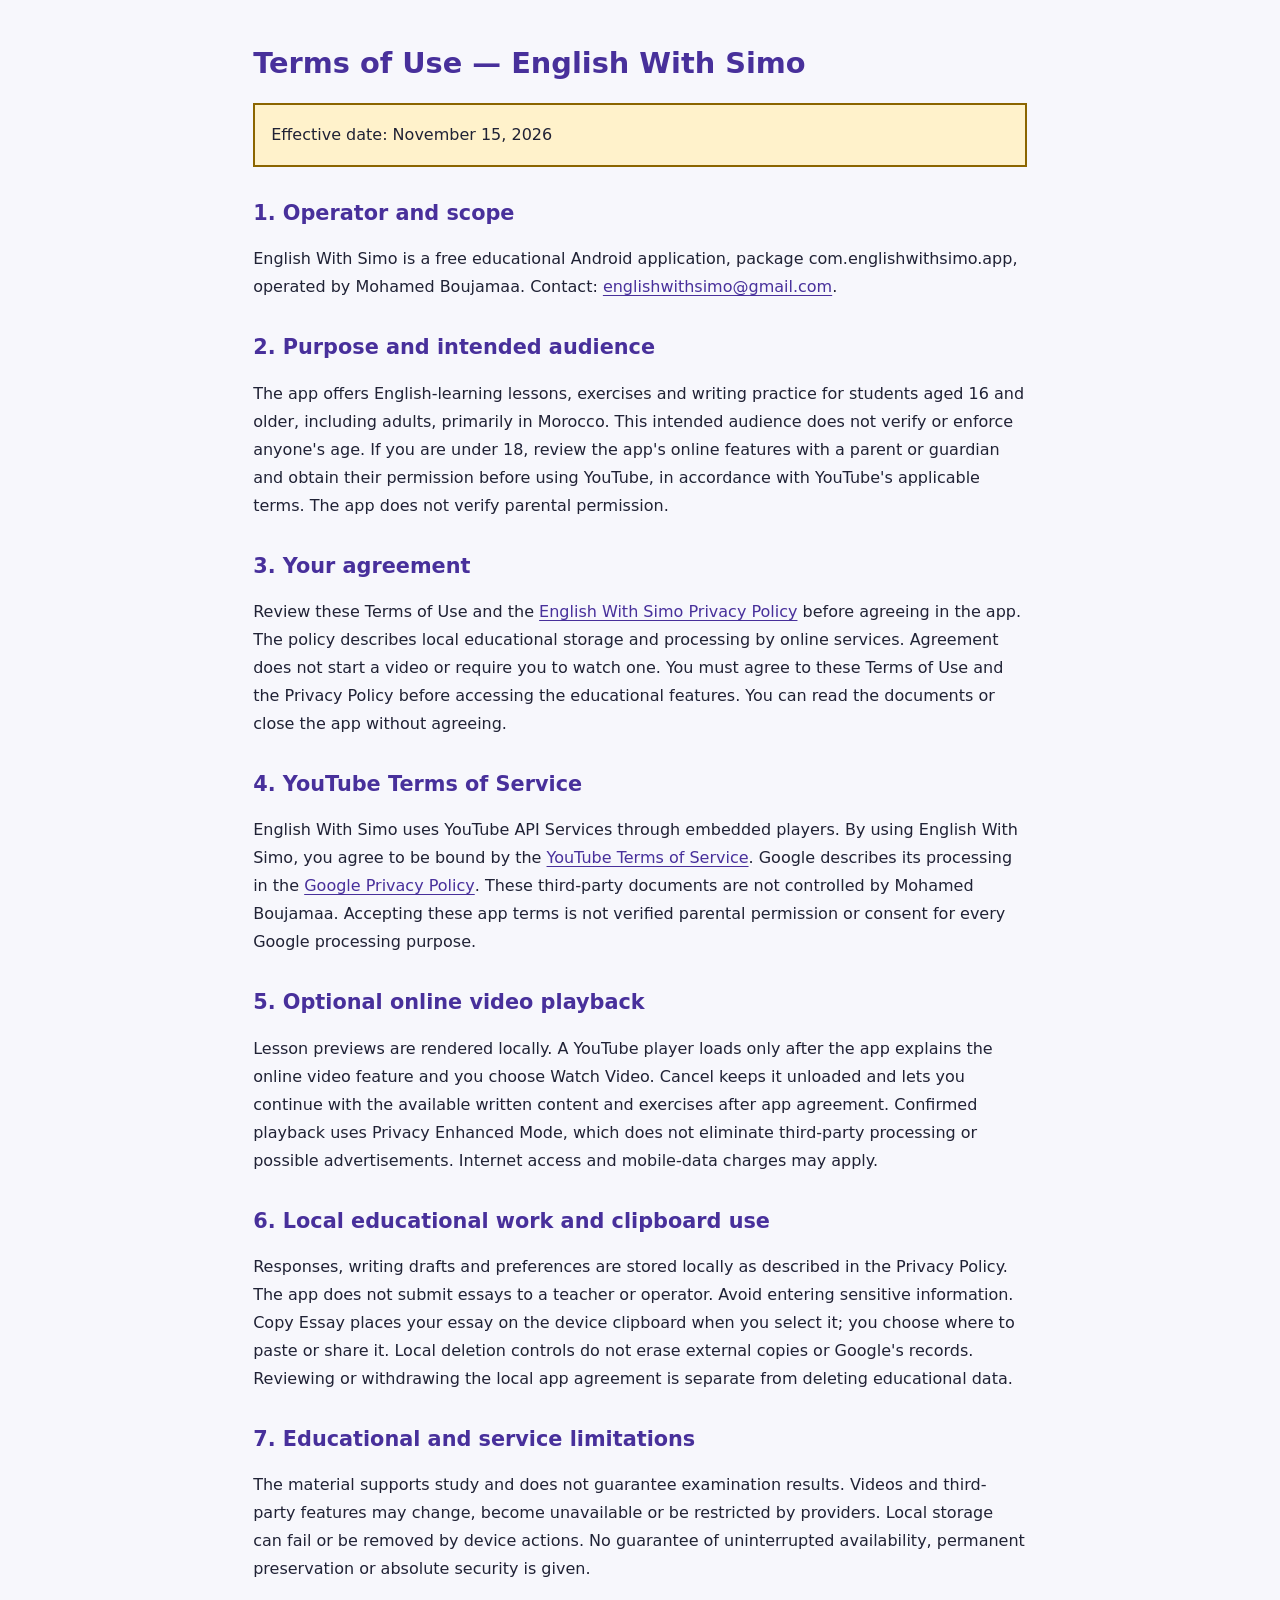
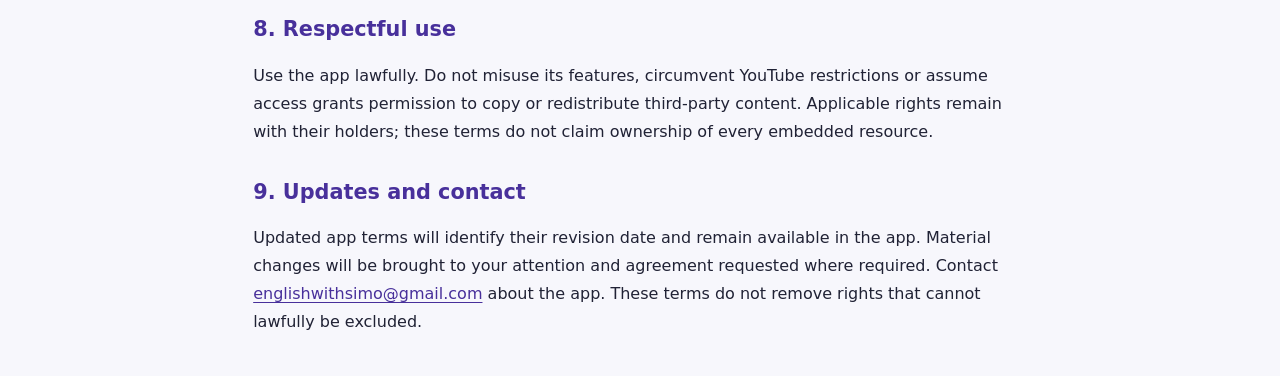
<file: terms-of-use.html>
<!doctype html><html lang="en"><head><meta charset="utf-8"><meta name="viewport" content="width=device-width,initial-scale=1"><meta http-equiv="x-dns-prefetch-control" content="off"><title>Terms of Use — English With Simo</title><style>body{margin:0;background:#f7f7fc;color:#202235;font:1rem/1.75 system-ui,sans-serif}main{max-width:76ch;margin:auto;padding:1.5rem}h1,h2{line-height:1.4;color:#48309b}h1{font-size:1.8rem}h2{font-size:1.3rem;margin-top:2rem}p,a{overflow-wrap:anywhere}a{color:#48309b;text-underline-offset:.2em}a:focus-visible{outline:3px solid #48309b;outline-offset:3px}main>p:first-of-type{padding:1rem;border:2px solid #8b6500;background:#fff2cb}a{display:inline-block;min-height:24px}</style></head><body><main><h1>Terms of Use — English With Simo</h1>
<p>Effective date: November 15, 2026</p>
<h2>1. Operator and scope</h2>
<p>English With Simo is a free educational Android application, package com.englishwithsimo.app, operated by Mohamed Boujamaa. Contact: <a href="mailto:englishwithsimo@gmail.com">englishwithsimo@gmail.com</a>.</p>
<h2>2. Purpose and intended audience</h2>
<p>The app offers English-learning lessons, exercises and writing practice for students aged 16 and older, including adults, primarily in Morocco. This intended audience does not verify or enforce anyone&#39;s age. If you are under 18, review the app&#39;s online features with a parent or guardian and obtain their permission before using YouTube, in accordance with YouTube&#39;s applicable terms. The app does not verify parental permission.</p>
<h2>3. Your agreement</h2>
<p>Review these Terms of Use and the <a href="privacy-policy.html">English With Simo Privacy Policy</a> before agreeing in the app. The policy describes local educational storage and processing by online services. Agreement does not start a video or require you to watch one. You must agree to these Terms of Use and the Privacy Policy before accessing the educational features. You can read the documents or close the app without agreeing.</p>
<h2>4. YouTube Terms of Service</h2>
<p>English With Simo uses YouTube API Services through embedded players. By using English With Simo, you agree to be bound by the <a href="https://www.youtube.com/t/terms" target="_blank" rel="noopener noreferrer">YouTube Terms of Service</a>. Google describes its processing in the <a href="https://policies.google.com/privacy" target="_blank" rel="noopener noreferrer">Google Privacy Policy</a>. These third-party documents are not controlled by Mohamed Boujamaa. Accepting these app terms is not verified parental permission or consent for every Google processing purpose.</p>
<h2>5. Optional online video playback</h2>
<p>Lesson previews are rendered locally. A YouTube player loads only after the app explains the online video feature and you choose Watch Video. Cancel keeps it unloaded and lets you continue with the available written content and exercises after app agreement. Confirmed playback uses Privacy Enhanced Mode, which does not eliminate third-party processing or possible advertisements. Internet access and mobile-data charges may apply.</p>
<h2>6. Local educational work and clipboard use</h2>
<p>Responses, writing drafts and preferences are stored locally as described in the Privacy Policy. The app does not submit essays to a teacher or operator. Avoid entering sensitive information. Copy Essay places your essay on the device clipboard when you select it; you choose where to paste or share it. Local deletion controls do not erase external copies or Google&#39;s records. Reviewing or withdrawing the local app agreement is separate from deleting educational data.</p>
<h2>7. Educational and service limitations</h2>
<p>The material supports study and does not guarantee examination results. Videos and third-party features may change, become unavailable or be restricted by providers. Local storage can fail or be removed by device actions. No guarantee of uninterrupted availability, permanent preservation or absolute security is given.</p>
<h2>8. Respectful use</h2>
<p>Use the app lawfully. Do not misuse its features, circumvent YouTube restrictions or assume access grants permission to copy or redistribute third-party content. Applicable rights remain with their holders; these terms do not claim ownership of every embedded resource.</p>
<h2>9. Updates and contact</h2>
<p>Updated app terms will identify their revision date and remain available in the app. Material changes will be brought to your attention and agreement requested where required. Contact <a href="mailto:englishwithsimo@gmail.com">englishwithsimo@gmail.com</a> about the app. These terms do not remove rights that cannot lawfully be excluded.</p></main></body></html>
</file>
<file: style.css>
/* ===== CSS Variables ===== */
:root {
    /* Modern Vibrant Color Palette */
    --primary-gradient: linear-gradient(135deg, #6366f1 0%, #8b5cf6 50%, #ec4899 100%);
    --secondary-gradient: linear-gradient(135deg, #06b6d4 0%, #0891b2 50%, #0e7490 100%);
    --accent-gradient: linear-gradient(135deg, #10b981 0%, #059669 50%, #047857 100%);
    --success-gradient: linear-gradient(135deg, #84cc16 0%, #65a30d 50%, #4d7c0f 100%);
    --warning-gradient: linear-gradient(135deg, #f59e0b 0%, #d97706 50%, #b45309 100%);
    --sunset-gradient: linear-gradient(135deg, #f97316 0%, #ea580c 50%, #dc2626 100%);
    --ocean-gradient: linear-gradient(135deg, #0ea5e9 0%, #0284c7 50%, #0369a1 100%);
    --forest-gradient: linear-gradient(135deg, #22c55e 0%, #16a34a 50%, #15803d 100%);
    --royal-gradient: linear-gradient(135deg, #7c3aed 0%, #6d28d9 50%, #5b21b6 100%);
    --cosmic-gradient: linear-gradient(135deg, #8b5cf6 0%, #a855f7 50%, #c084fc 100%);
    
    --bg-primary: #ffffff;
    --bg-secondary: #f8fafc;
    --bg-card: #ffffff;
    --text-primary: #1e293b;
    --text-secondary: #64748b;
    --text-muted: #94a3b8;
    
    --border-color: #e2e8f0;
    --shadow-light: 0 4px 6px -1px rgba(0, 0, 0, 0.1), 0 2px 4px -1px rgba(0, 0, 0, 0.06);
    --shadow-medium: 0 10px 15px -3px rgba(0, 0, 0, 0.1), 0 4px 6px -2px rgba(0, 0, 0, 0.05);
    --shadow-large: 0 25px 50px -12px rgba(0, 0, 0, 0.25);
    
    /* Fonts */
    --font-arabic: 'Cairo', 'Tajawal', 'Arial', sans-serif;
    --font-english: 'Poppins', 'Inter', 'Arial', sans-serif;
    
    /* Spacing */
    --container-padding: 1rem;
    --border-radius: 12px;
    --border-radius-large: 20px;
    
    /* Transitions */
    --transition-fast: 0.2s ease-in-out;
    --transition-medium: 0.3s ease-in-out;
    --transition-slow: 0.5s ease-in-out;
}

/* Dark Theme Variables */
[data-theme="dark"] {
    --bg-primary: #0f172a;
    --bg-secondary: #1e293b;
    --bg-card: #334155;
    --text-primary: #f1f5f9;
    --text-secondary: #cbd5e1;
    --text-muted: #94a3b8;
    
    --border-color: #475569;
    --shadow-light: 0 4px 6px -1px rgba(0, 0, 0, 0.3), 0 2px 4px -1px rgba(0, 0, 0, 0.2);
    --shadow-medium: 0 10px 15px -3px rgba(0, 0, 0, 0.3), 0 4px 6px -2px rgba(0, 0, 0, 0.2);
    --shadow-large: 0 25px 50px -12px rgba(0, 0, 0, 0.5);
}

/* ===== Base Styles ===== */
*,
*::before,
*::after {
    margin: 0;
    padding: 0;
    box-sizing: border-box;
}

html {
    scroll-behavior: smooth;
}

body {
    font-family: var(--font-arabic);
    background: var(--bg-primary);
    color: var(--text-primary);
    font-size: clamp(0.95rem, 2vw, 1.1rem);
    line-height: 1.6;
    letter-spacing: 0.01em;
    transition: background-color var(--transition-medium), color var(--transition-medium);
    min-height: 100vh;
    display: flex;
    flex-direction: column;
    overflow-x: hidden;
}

/* ===== Container ===== */
.container {
    width: 100%;
    max-width: 1200px;
    margin: 0 auto;
    padding: 0 var(--container-padding);
}

img {
    max-width: 100%;
    height: auto;
    display: block;
}

/* ===== Loading Animation ===== */
.loading-container {
    position: fixed;
    top: 0;
    left: 0;
    width: 100%;
    height: 100%;
    background: var(--bg-primary);
    display: flex;
    flex-direction: column;
    justify-content: center;
    align-items: center;
    z-index: 9999;
    transition: opacity var(--transition-medium);
}

.loading-container.hidden {
    opacity: 0;
    pointer-events: none;
}

.loading-spinner {
    width: 50px;
    height: 50px;
    border: 4px solid var(--border-color);
    border-top: 4px solid #667eea;
    border-radius: 50%;
    animation: spin 1s linear infinite;
    margin-bottom: 1rem;
}

.loading-text {
    font-family: var(--font-arabic);
    color: var(--text-secondary);
    font-size: 1.1rem;
}

@keyframes spin {
    0% { transform: rotate(0deg); }
    100% { transform: rotate(360deg); }
}

/* ===== Header ===== */
.header {
    background: linear-gradient(135deg, #6366f1 0%, #8b5cf6 25%, #ec4899 50%, #f59e0b 75%, #10b981 100%);
    background-size: 400% 400%;
    animation: gradientShift 8s ease infinite;
    color: white;
    padding: 0.8rem 0;
    box-shadow: var(--shadow-medium);
    position: sticky;
    top: 0;
    z-index: 100;
}

@keyframes gradientShift {
    0% { background-position: 0% 50%; }
    50% { background-position: 100% 50%; }
    100% { background-position: 0% 50%; }
}

.header-content {
    text-align: center;
    margin-bottom: 0.8rem;
}

.title-container {
    display: flex;
    align-items: center;
    justify-content: center;
    gap: 0.6rem;
    margin-bottom: 0.3rem;
    flex-wrap: wrap;
}

.title-image {
    width: 35px;
    height: 35px;
    object-fit: contain;
    filter: drop-shadow(0 2px 4px rgba(0, 0, 0, 0.2));
    transition: transform var(--transition-fast);
}

.title-image:hover {
    transform: scale(1.1);
}

.main-title {
    font-family: var(--font-arabic);
    font-size: clamp(1.8rem, 5vw, 3rem);
    font-weight: 700;
    text-shadow: 0 2px 4px rgba(0, 0, 0, 0.3);
    line-height: 1.2;
    margin: 0;
}

.slogan {
    font-family: var(--font-arabic);
    font-size: 0.95rem;
    font-weight: 600;
    color: rgba(255, 255, 255, 0.9);
    text-align: center;
    margin-bottom: 0.4rem;
    font-style: italic;
    letter-spacing: 0.3px;
    text-shadow: 0 1px 2px rgba(0, 0, 0, 0.2);
    opacity: 0.95;
}

.subtitle {
    font-family: var(--font-english);
    font-size: 0.85rem;
    font-weight: 300;
    opacity: 0.9;
    letter-spacing: 0.8px;
}


.search-container {
    display: flex;
    justify-content: center;
    max-width: 500px;
    margin: 0 auto;
}

.search-input {
    flex: 1;
    padding: 0.75rem 1rem;
    border: none;
    border-radius: var(--border-radius) 0 0 var(--border-radius);
    font-family: var(--font-arabic);
    font-size: 1rem;
    background: rgba(255, 255, 255, 0.9);
    color: var(--text-primary);
    backdrop-filter: blur(10px);
}

.search-input:focus {
    outline: none;
    background: white;
    box-shadow: 0 0 0 3px rgba(255, 255, 255, 0.3);
}

.search-btn {
    padding: 0.75rem 1rem;
    border: none;
    border-radius: 0 var(--border-radius) var(--border-radius) 0;
    background: var(--secondary-gradient);
    color: white;
    font-size: 1.2rem;
    cursor: pointer;
    transition: transform var(--transition-fast);
}

.search-btn:hover {
    transform: translateY(-2px);
}


/* ===== Main Content ===== */
.main-content {
    flex: 1;
    padding: 3rem 0;
    min-height: calc(100vh - 200px);
}

.section-title {
    font-family: var(--font-arabic);
    font-size: clamp(1.4rem, 3.5vw, 2.2rem);
    font-weight: 600;
    text-align: center;
    margin-bottom: 2rem;
    color: var(--text-primary);
}

/* ===== Units Grid ===== */
.units-grid {
    display: grid;
    grid-template-columns: repeat(auto-fit, minmax(280px, 1fr));
    gap: 1.5rem;
    margin-bottom: 2rem;
}

.unit-card {
    background: var(--bg-card);
    border-radius: var(--border-radius-large);
    padding: 2rem;
    text-align: center;
    box-shadow: var(--shadow-light);
    border: 2px solid transparent;
    cursor: pointer;
    transition: all var(--transition-medium);
    position: relative;
    overflow: hidden;
    display: flex;
    flex-direction: column;
    align-items: center;
    gap: 1rem;
    background-image: linear-gradient(var(--bg-card), var(--bg-card)), var(--unit-gradient, var(--primary-gradient));
    background-origin: border-box;
    background-clip: padding-box, border-box;
}

.unit-card::before {
    content: '';
    position: absolute;
    top: 0;
    left: 0;
    right: 0;
    height: 6px;
    background: var(--unit-gradient, var(--primary-gradient));
    transform: scaleX(0);
    transition: all var(--transition-medium);
}

.unit-card:hover {
    transform: translateY(-12px) scale(1.02);
    box-shadow: 0 20px 40px rgba(0, 0, 0, 0.15);
}

.unit-card:hover::before {
    transform: scaleX(1);
    height: 8px;
}

.unit-icon {
    font-size: 3.5rem;
    margin-bottom: 0.8rem;
    background: var(--unit-gradient, var(--primary-gradient));
    -webkit-background-clip: text;
    -webkit-text-fill-color: transparent;
    background-clip: text;
    filter: drop-shadow(0 2px 4px rgba(0, 0, 0, 0.1));
    transition: all var(--transition-fast);
}

.unit-card:hover .unit-icon {
    transform: scale(1.15) rotate(5deg);
    filter: drop-shadow(0 4px 8px rgba(0, 0, 0, 0.2));
}

.unit-number {
    font-family: var(--font-arabic);
    font-size: 1.8rem;
    font-weight: 700;
    background: var(--unit-gradient, var(--secondary-gradient));
    -webkit-background-clip: text;
    -webkit-text-fill-color: transparent;
    background-clip: text;
    margin-bottom: 1rem;
    text-align: center;
    line-height: 1.3;
    transition: all var(--transition-fast);
}

.unit-card:hover .unit-number {
    transform: scale(1.05);
}

.unit-titles {
    display: flex;
    flex-direction: column;
    gap: 0.5rem;
    margin-bottom: 1rem;
    text-align: center;
}

.unit-title-arabic {
    font-family: var(--font-arabic);
    font-size: 1.4rem;
    font-weight: 700;
    color: var(--text-primary);
    line-height: 1.3;
    text-shadow: 0 1px 2px rgba(0, 0, 0, 0.1);
}

.unit-title-english {
    font-family: var(--font-english);
    font-size: 1rem;
    font-weight: 600;
    color: var(--text-secondary);
    font-style: italic;
    line-height: 1.2;
    text-transform: uppercase;
    letter-spacing: 0.5px;
}

.unit-lessons-count {
    font-family: var(--font-arabic);
    font-size: 0.9rem;
    color: var(--text-secondary);
    background: var(--bg-secondary);
    padding: 0.5rem 1rem;
    border-radius: var(--border-radius);
    border: 1px solid var(--border-color);
    display: flex;
    align-items: center;
    justify-content: center;
    gap: 0.4rem;
    font-weight: 500;
}

.unit-lessons-count i {
    color: var(--accent-gradient);
    background: var(--accent-gradient);
    -webkit-background-clip: text;
    -webkit-text-fill-color: transparent;
    background-clip: text;
}

/* ===== Promotional Banner ===== */
.promotional-banner {
    background: linear-gradient(135deg, #f97316 0%, #ea580c 25%, #dc2626 50%, #7c3aed 75%, #8b5cf6 100%);
    background-size: 300% 300%;
    animation: bannerGlow 3s ease-in-out infinite alternate, gradientFlow 6s ease infinite;
    border-radius: var(--border-radius-large);
    margin: 3rem 0;
    padding: 2rem;
    box-shadow: 0 20px 40px rgba(249, 115, 22, 0.3);
    position: relative;
    overflow: hidden;
}

@keyframes gradientFlow {
    0% { background-position: 0% 50%; }
    50% { background-position: 100% 50%; }
    100% { background-position: 0% 50%; }
}

.promotional-banner::before {
    content: '';
    position: absolute;
    top: 0;
    left: -100%;
    width: 100%;
    height: 100%;
    background: linear-gradient(90deg, transparent, rgba(255, 255, 255, 0.2), transparent);
    animation: bannerShine 4s ease-in-out infinite;
}

.banner-content {
    position: relative;
    z-index: 2;
    color: white;
}

.banner-header {
    display: flex;
    align-items: center;
    gap: 1rem;
    margin-bottom: 2rem;
    text-align: center;
    flex-wrap: wrap;
    justify-content: center;
}

.banner-icon {
    font-size: 2.5rem;
    animation: bounce 2s ease-in-out infinite;
}

.banner-title {
    font-family: var(--font-arabic);
    font-size: 1.8rem;
    font-weight: 700;
    text-shadow: 0 2px 4px rgba(0, 0, 0, 0.3);
    margin: 0;
    animation: slideInLeft 1s ease-out;
}

.banner-benefits {
    margin-bottom: 2rem;
}

.benefits-title {
    font-family: var(--font-arabic);
    font-size: 1.4rem;
    font-weight: 600;
    text-align: center;
    margin-bottom: 1.5rem;
    text-shadow: 0 1px 2px rgba(0, 0, 0, 0.3);
}

.benefits-list {
    display: grid;
    grid-template-columns: repeat(auto-fit, minmax(300px, 1fr));
    gap: 1rem;
}

.benefit-item {
    display: flex;
    align-items: flex-start;
    gap: 0.8rem;
    padding: 1rem;
    background: rgba(255, 255, 255, 0.1);
    border-radius: var(--border-radius);
    backdrop-filter: blur(10px);
    border: 1px solid rgba(255, 255, 255, 0.2);
    transition: all var(--transition-medium);
    animation: fadeInUp 0.8s ease-out;
}

.benefit-item:nth-child(1) { animation-delay: 0.1s; }
.benefit-item:nth-child(2) { animation-delay: 0.2s; }
.benefit-item:nth-child(3) { animation-delay: 0.3s; }
.benefit-item:nth-child(4) { animation-delay: 0.4s; }
.benefit-item:nth-child(5) { animation-delay: 0.5s; }

.benefit-item:hover {
    transform: translateY(-5px);
    background: rgba(255, 255, 255, 0.2);
    box-shadow: 0 10px 20px rgba(0, 0, 0, 0.2);
}

.benefit-number {
    font-size: 1.5rem;
    flex-shrink: 0;
    animation: pulse 2s ease-in-out infinite;
}

.benefit-text {
    font-family: var(--font-arabic);
    font-size: 1rem;
    line-height: 1.5;
    font-weight: 500;
}

.banner-price {
    text-align: center;
    background: rgba(255, 255, 255, 0.15);
    border-radius: var(--border-radius-large);
    padding: 1.5rem;
    backdrop-filter: blur(15px);
    border: 2px solid rgba(255, 255, 255, 0.3);
    animation: priceGlow 2s ease-in-out infinite alternate;
}

.price-tag {
    margin-bottom: 0.5rem;
}

.price-amount {
    font-family: var(--font-arabic);
    font-size: 2.5rem;
    font-weight: 700;
    text-shadow: 0 2px 4px rgba(0, 0, 0, 0.3);
    display: block;
    animation: pricePulse 1.5s ease-in-out infinite;
}

.price-period {
    font-family: var(--font-arabic);
    font-size: 1.2rem;
    font-weight: 600;
    opacity: 0.9;
}

.price-duration {
    font-family: var(--font-arabic);
    font-size: 1rem;
    opacity: 0.8;
    font-style: italic;
}

/* Banner Animations */
@keyframes bannerGlow {
    0% { box-shadow: 0 0 20px rgba(102, 126, 234, 0.5); }
    100% { box-shadow: 0 0 40px rgba(102, 126, 234, 0.8); }
}

@keyframes bannerShine {
    0% { left: -100%; }
    100% { left: 100%; }
}

@keyframes bounce {
    0%, 20%, 50%, 80%, 100% { transform: translateY(0); }
    40% { transform: translateY(-10px); }
    60% { transform: translateY(-5px); }
}

@keyframes slideInLeft {
    0% { transform: translateX(-100px); opacity: 0; }
    100% { transform: translateX(0); opacity: 1; }
}

@keyframes fadeInUp {
    0% { transform: translateY(30px); opacity: 0; }
    100% { transform: translateY(0); opacity: 1; }
}

@keyframes pulse {
    0%, 100% { transform: scale(1); }
    50% { transform: scale(1.1); }
}

@keyframes priceGlow {
    0% { box-shadow: 0 0 10px rgba(255, 255, 255, 0.3); }
    100% { box-shadow: 0 0 20px rgba(255, 255, 255, 0.6); }
}

@keyframes pricePulse {
    0%, 100% { transform: scale(1); }
    50% { transform: scale(1.05); }
}

/* ===== Lessons Grid ===== */
.lessons-view {
    animation: fadeInUp var(--transition-medium);
}

.lessons-header {
    display: flex;
    align-items: center;
    justify-content: space-between;
    margin-bottom: 2rem;
    flex-wrap: wrap;
    gap: 1rem;
}

.lessons-actions {
    display: flex;
    justify-content: flex-start;
    margin-bottom: 1.5rem;
}

.interactive-exercises-btn {
    background: var(--primary-gradient);
    color: white;
    border: none;
    border-radius: var(--border-radius);
    padding: 0.8rem 1.2rem;
    font-family: var(--font-arabic);
    font-size: 1rem;
    font-weight: 600;
    display: inline-flex;
    align-items: center;
    gap: 0.5rem;
    cursor: pointer;
    box-shadow: var(--shadow-light);
    transition: all var(--transition-fast);
}

.interactive-exercises-btn:hover {
    transform: translateY(-2px);
    box-shadow: var(--shadow-medium);
}

.interactive-exercises-btn:disabled {
    opacity: 0.65;
    cursor: not-allowed;
    transform: none;
    box-shadow: none;
}

.back-btn {
    background: var(--secondary-gradient);
    color: white;
    border: none;
    padding: 0.75rem 1.5rem;
    border-radius: var(--border-radius);
    font-family: var(--font-arabic);
    font-size: 1rem;
    cursor: pointer;
    transition: all var(--transition-fast);
    display: flex;
    align-items: center;
    gap: 0.5rem;
}

.back-btn:hover {
    transform: translateY(-2px);
    box-shadow: var(--shadow-medium);
}

.lessons-grid {
    display: grid;
    grid-template-columns: repeat(auto-fit, minmax(350px, 1fr));
    gap: 2rem;
}

/* ===== Interactive Exercises ===== */
.interactive-exercises-view {
    animation: fadeInUp var(--transition-medium);
}

.interactive-exercises-grid {
    display: grid;
    grid-template-columns: repeat(auto-fit, minmax(280px, 1fr));
    gap: 1.25rem;
}

.exercise-card {
    background: var(--bg-card);
    border-radius: var(--border-radius-large);
    border: 2px solid transparent;
    background-image: linear-gradient(var(--bg-card), var(--bg-card)), var(--primary-gradient);
    background-origin: border-box;
    background-clip: padding-box, border-box;
    box-shadow: var(--shadow-light);
    padding: 1.5rem;
    display: flex;
    flex-direction: column;
    gap: 0.9rem;
    transition: all var(--transition-medium);
}

.exercise-card:hover {
    transform: translateY(-6px);
    box-shadow: var(--shadow-medium);
}

.exercise-card-header {
    display: flex;
    justify-content: flex-start;
}

.exercise-badge {
    display: inline-flex;
    align-items: center;
    background: var(--bg-secondary);
    color: var(--text-secondary);
    border: 1px solid var(--border-color);
    border-radius: 999px;
    padding: 0.25rem 0.75rem;
    font-family: var(--font-arabic);
    font-size: 0.85rem;
    font-weight: 600;
}

.exercise-title {
    font-family: var(--font-arabic);
    font-size: 1.2rem;
    color: var(--text-primary);
    font-weight: 700;
    margin: 0;
}

.exercise-description {
    font-family: var(--font-arabic);
    color: var(--text-secondary);
    font-size: 0.95rem;
    line-height: 1.8;
}

.exercise-link {
    margin-top: auto;
    display: inline-flex;
    justify-content: center;
    align-items: center;
    text-decoration: none;
    background: var(--accent-gradient);
    color: white;
    border-radius: var(--border-radius);
    padding: 0.7rem 1rem;
    font-family: var(--font-arabic);
    font-weight: 600;
    transition: all var(--transition-fast);
}

.exercise-link-button {
    width: 100%;
    border: none;
    cursor: pointer;
    -webkit-appearance: none;
    appearance: none;
}

.exercise-inline-panel {
    margin-top: 0.85rem;
    border-radius: var(--border-radius);
    border: 1px solid var(--border-color);
    background: var(--bg-secondary);
    overflow: hidden;
}

.exercise-inline-panel.hidden {
    display: none;
}

.exercise-inline-frame {
    width: 100%;
    min-height: clamp(520px, 75vh, 980px);
    border: 0;
    display: block;
    background: #fff;
}

.exercise-link:hover {
    transform: translateY(-2px);
    box-shadow: var(--shadow-light);
}

.exercise-link.disabled {
    background: var(--bg-secondary);
    color: var(--text-muted);
    border: 1px solid var(--border-color);
    cursor: default;
}

.exercise-link.disabled:hover {
    transform: none;
    box-shadow: none;
}

.exercise-card-empty {
    text-align: center;
    align-items: center;
}

.exercise-empty-icon {
    font-size: 2rem;
    color: var(--text-muted);
}

.lesson-card {
    background: var(--bg-card);
    border-radius: var(--border-radius-large);
    overflow: hidden;
    box-shadow: var(--shadow-light);
    border: 2px solid transparent;
    background-image: linear-gradient(var(--bg-card), var(--bg-card)), var(--accent-gradient);
    background-origin: border-box;
    background-clip: padding-box, border-box;
    transition: all var(--transition-medium);
}

.lesson-card:hover {
    transform: translateY(-8px) scale(1.02);
    box-shadow: 0 15px 30px rgba(16, 185, 129, 0.2);
}

.lesson-title-container {
    padding: 2rem;
    background: var(--bg-secondary);
    border-bottom: 1px solid var(--border-color);
    display: flex;
    flex-direction: column;
    gap: 0.8rem;
    align-items: center;
    text-align: center;
}

.lesson-title-arabic {
    font-family: var(--font-arabic);
    font-size: 1.8rem;
    font-weight: 800;
    color: var(--text-primary);
    line-height: 1.4;
    background: var(--primary-gradient);
    -webkit-background-clip: text;
    -webkit-text-fill-color: transparent;
    background-clip: text;
    text-shadow: 0 2px 4px rgba(0, 0, 0, 0.1);
}

.lesson-title-english {
    font-family: var(--font-english);
    font-size: 1.4rem;
    font-weight: 700;
    color: var(--text-secondary);
    line-height: 1.3;
    font-style: italic;
    letter-spacing: 0.5px;
}

.video-container {
    position: relative;
    width: 100%;
    height: 0;
    padding-bottom: 56.25%; /* 16:9 aspect ratio */
    overflow: hidden;
    background: #000;
    border-radius: 0 0 var(--border-radius-large) var(--border-radius-large);
}

.video-container iframe {
    position: absolute;
    top: 0;
    left: 0;
    width: 100%;
    height: 100%;
    border: none;
    border-radius: 0 0 var(--border-radius-large) var(--border-radius-large);
    transition: transform var(--transition-fast);
}

.video-container iframe:hover {
    transform: scale(1.02);
}

/* Loading state for videos */
.video-container::before {
    content: '';
    position: absolute;
    top: 50%;
    left: 50%;
    transform: translate(-50%, -50%);
    width: 40px;
    height: 40px;
    border: 3px solid var(--border-color);
    border-top: 3px solid #ff0000;
    border-radius: 50%;
    animation: spin 1s linear infinite;
    z-index: 1;
    opacity: 0;
    transition: opacity var(--transition-fast);
}

.video-container.loading::before {
    opacity: 1;
}

/* ===== Footer ===== */
.footer {
    background: var(--bg-secondary);
    padding: 3rem 0 2rem;
    border-top: 1px solid var(--border-color);
    margin-top: auto;
}

/* Teacher Profile Section */
.teacher-profile {
    background: var(--bg-card);
    border-radius: var(--border-radius-large);
    padding: 2.5rem;
    margin-bottom: 2rem;
    box-shadow: var(--shadow-light);
    border: 1px solid var(--border-color);
}

.teacher-info {
    display: flex;
    align-items: center;
    gap: 1.5rem;
    margin-bottom: 2rem;
}

.teacher-avatar {
    flex-shrink: 0;
}

.avatar-container {
    position: relative;
    width: 80px;
    height: 80px;
}

.teacher-image {
    width: 80px;
    height: 80px;
    border-radius: 50%;
    object-fit: cover;
    box-shadow: var(--shadow-medium);
    border: 3px solid rgba(255, 255, 255, 0.2);
    transition: all var(--transition-fast);
}

.teacher-image:hover {
    transform: scale(1.05);
    box-shadow: var(--shadow-large);
}

.avatar-placeholder {
    width: 80px;
    height: 80px;
    border-radius: 50%;
    background: var(--primary-gradient);
    display: none;
    align-items: center;
    justify-content: center;
    box-shadow: var(--shadow-medium);
    position: absolute;
    top: 0;
    left: 0;
}

.avatar-text {
    font-family: var(--font-arabic);
    font-size: 2rem;
    font-weight: 700;
    color: white;
}

.teacher-details {
    flex: 1;
}

.teacher-name {
    font-family: var(--font-arabic);
    font-size: 1.8rem;
    font-weight: 700;
    color: var(--text-primary);
    margin-bottom: 0.5rem;
}

.teacher-title {
    font-family: var(--font-arabic);
    font-size: 1.1rem;
    color: var(--text-secondary);
    font-weight: 500;
}

.teacher-description {
    margin-bottom: 2rem;
}

.teacher-description p {
    font-family: var(--font-arabic);
    font-size: 1rem;
    line-height: 1.8;
    color: var(--text-primary);
    text-align: justify;
}

.teacher-stats {
    display: grid;
    grid-template-columns: repeat(auto-fit, minmax(120px, 1fr));
    gap: 1.5rem;
    margin-top: 2rem;
}

.stat-item {
    text-align: center;
    padding: 1rem;
    background: var(--bg-secondary);
    border-radius: var(--border-radius);
    border: 1px solid var(--border-color);
    transition: all var(--transition-fast);
}

.stat-item:hover {
    transform: translateY(-2px);
    box-shadow: var(--shadow-light);
}

.stat-number {
    font-family: var(--font-english);
    font-size: 2rem;
    font-weight: 700;
    color: var(--primary-gradient);
    background: var(--primary-gradient);
    -webkit-background-clip: text;
    -webkit-text-fill-color: transparent;
    background-clip: text;
    margin-bottom: 0.5rem;
}

.stat-label {
    font-family: var(--font-arabic);
    font-size: 0.9rem;
    color: var(--text-secondary);
    font-weight: 500;
}

/* ===== Social Media Section ===== */
.social-section {
    margin: 2rem 0;
    text-align: center;
}

.social-title {
    font-family: var(--font-arabic);
    font-size: 1.4rem;
    font-weight: 600;
    color: var(--text-primary);
    margin-bottom: 1.5rem;
    text-shadow: 0 1px 2px rgba(0, 0, 0, 0.1);
}

.social-icons {
    display: flex;
    justify-content: center;
    align-items: center;
    gap: 1.5rem;
    flex-wrap: wrap;
}

.social-icon {
    width: 50px;
    height: 50px;
    border-radius: 50%;
    display: flex;
    align-items: center;
    justify-content: center;
    text-decoration: none;
    transition: all var(--transition-medium);
    box-shadow: var(--shadow-small);
    position: relative;
    overflow: hidden;
}

.social-icon::before {
    content: '';
    position: absolute;
    top: 0;
    left: -100%;
    width: 100%;
    height: 100%;
    background: linear-gradient(90deg, transparent, rgba(255, 255, 255, 0.3), transparent);
    transition: left 0.5s;
}

.social-icon:hover::before {
    left: 100%;
}

.social-icon i {
    font-size: 1.3rem;
    color: white;
    z-index: 1;
}

/* Social Icon Colors */
.social-icon.facebook {
    background: linear-gradient(135deg, #1877f2, #0d47a1);
}

.social-icon.youtube {
    background: linear-gradient(135deg, #ff0000, #cc0000);
}

.social-icon.instagram {
    background: linear-gradient(135deg, #e4405f, #833ab4, #fd1d1d);
}

.social-icon.email {
    background: linear-gradient(135deg, #ea4335, #d93025);
}

.social-icon.phone {
    background: linear-gradient(135deg, #25d366, #128c7e);
}

.social-icon.tiktok {
    background: linear-gradient(135deg, #000000, #ff0050);
}

/* Hover Effects */
.social-icon:hover {
    transform: translateY(-3px) scale(1.1);
    box-shadow: var(--shadow-large);
}

.social-icon.facebook:hover {
    background: linear-gradient(135deg, #0d47a1, #1877f2);
}

.social-icon.youtube:hover {
    background: linear-gradient(135deg, #cc0000, #ff0000);
}

.social-icon.instagram:hover {
    background: linear-gradient(135deg, #833ab4, #e4405f);
}

.social-icon.email:hover {
    background: linear-gradient(135deg, #d93025, #ea4335);
}

.social-icon.phone:hover {
    background: linear-gradient(135deg, #128c7e, #25d366);
}

.social-icon.tiktok:hover {
    background: linear-gradient(135deg, #ff0050, #000000);
}

/* Footer Bottom */
.footer-bottom {
    text-align: center;
    padding-top: 1.5rem;
    border-top: 1px solid var(--border-color);
}

.footer-text {
    font-family: var(--font-english);
    color: var(--text-secondary);
    font-size: 0.9rem;
}

/* ===== Theme Toggle ===== */
.theme-toggle {
    position: fixed;
    bottom: 2rem;
    right: 2rem;
    width: 50px;
    height: 50px;
    border: none;
    border-radius: 50%;
    background: var(--primary-gradient);
    color: white;
    font-size: 1.5rem;
    cursor: pointer;
    box-shadow: var(--shadow-medium);
    transition: all var(--transition-fast);
    z-index: 1000;
}

.theme-toggle:hover {
    transform: scale(1.1);
}

/* ===== Floating WhatsApp Button ===== */
.whatsapp-float {
    position: fixed;
    bottom: 2rem;
    left: 2rem;
    width: 60px;
    height: 60px;
    background: #25D366;
    color: white;
    border-radius: 50%;
    display: flex;
    align-items: center;
    justify-content: center;
    box-shadow: 0 4px 12px rgba(37, 211, 102, 0.4);
    text-decoration: none;
    transition: all var(--transition-medium);
    z-index: 1000;
    animation: whatsappPulse 2s ease-in-out infinite;
}

.whatsapp-float i {
    font-size: 1.8rem;
    color: white;
}

.whatsapp-float:hover {
    transform: scale(1.1);
    box-shadow: 0 6px 20px rgba(37, 211, 102, 0.6);
    background: #128C7E;
}

.whatsapp-float:hover .whatsapp-tooltip {
    opacity: 1;
    visibility: visible;
    transform: translateY(0);
}

.whatsapp-tooltip {
    position: absolute;
    bottom: 100%;
    left: 50%;
    transform: translateX(-50%) translateY(-10px);
    background: rgba(0, 0, 0, 0.9);
    color: white;
    padding: 0.5rem 1rem;
    border-radius: var(--border-radius);
    font-family: var(--font-arabic);
    font-size: 0.9rem;
    white-space: nowrap;
    opacity: 0;
    visibility: hidden;
    transition: all var(--transition-medium);
    pointer-events: none;
    z-index: 1001;
}

.whatsapp-tooltip::after {
    content: '';
    position: absolute;
    top: 100%;
    left: 50%;
    transform: translateX(-50%);
    border: 5px solid transparent;
    border-top-color: rgba(0, 0, 0, 0.9);
}

/* WhatsApp Button Animation */
@keyframes whatsappPulse {
    0%, 100% {
        box-shadow: 0 4px 12px rgba(37, 211, 102, 0.4);
    }
    50% {
        box-shadow: 0 4px 12px rgba(37, 211, 102, 0.8), 0 0 0 10px rgba(37, 211, 102, 0.1);
    }
}

/* ===== Utility Classes ===== */
.hidden {
    display: none !important;
}

.fade-in {
    animation: fadeIn var(--transition-medium);
}

@keyframes fadeIn {
    from { opacity: 0; }
    to { opacity: 1; }
}

@keyframes fadeInUp {
    from {
        opacity: 0;
        transform: translateY(30px);
    }
    to {
        opacity: 1;
        transform: translateY(0);
    }
}

/* ===== Responsive Design ===== */

/* Large screens */
@media (min-width: 1200px) {
    .container {
        padding: 0 2rem;
    }
    
    .main-title {
        font-size: 3rem;
    }
    
    .units-grid {
        grid-template-columns: repeat(auto-fit, minmax(320px, 1fr));
    }
    
    .lessons-grid {
        grid-template-columns: repeat(auto-fit, minmax(400px, 1fr));
    }
}

/* Tablets */
@media (max-width: 768px) {
    .title-container {
        gap: 0.5rem;
    }
    
    .title-image {
        width: 30px;
        height: 30px;
    }
    
    .main-title {
        font-size: 1.3rem;
    }
    
    .slogan {
        font-size: 0.9rem;
    }
    
    .subtitle {
        font-size: 0.8rem;
    }
    
    .header {
        padding: 1rem 0;
    }
    
    .main-content {
        padding: 2rem 0;
    }
    
    .units-grid {
        grid-template-columns: repeat(auto-fit, minmax(280px, 1fr));
        gap: 1rem;
    }
    
    .unit-card {
        padding: 1.8rem;
        gap: 0.9rem;
    }
    
    .unit-icon {
        font-size: 3rem;
    }
    
    .unit-number {
        font-size: 1.6rem;
    }
    
    .unit-title-arabic {
        font-size: 1.2rem;
        font-weight: 700;
    }
    
    .unit-title-english {
        font-size: 0.9rem;
        font-weight: 600;
    }
    
    .lessons-grid {
        grid-template-columns: 1fr;
        gap: 1.5rem;
    }
    
    .lessons-header {
        flex-direction: column;
        align-items: stretch;
        text-align: center;
    }

    .lessons-actions {
        justify-content: center;
    }
    
    .back-btn {
        align-self: flex-start;
    }
    
    .theme-toggle {
        bottom: 1rem;
        right: 1rem;
        width: 45px;
        height: 45px;
        font-size: 1.2rem;
    }
    
    .whatsapp-float {
        width: 55px;
        height: 55px;
        bottom: 1rem;
        left: 1rem;
    }
    
    .whatsapp-float i {
        font-size: 1.6rem;
    }
    
    .whatsapp-tooltip {
        font-size: 0.8rem;
        padding: 0.4rem 0.8rem;
    }
    
    /* Teacher Profile Tablet */
    .teacher-profile {
        padding: 2rem;
    }
    
    /* Promotional Banner Tablet */
    .promotional-banner {
        margin: 2rem 0;
        padding: 1.5rem;
    }
    
    .banner-title {
        font-size: 1.5rem;
    }
    
    .benefits-list {
        grid-template-columns: 1fr;
        gap: 0.8rem;
    }
    
    .benefit-item {
        padding: 0.8rem;
    }
    
    .price-amount {
        font-size: 2rem;
    }
    
    .teacher-info {
        gap: 1rem;
    }
    
    .avatar-container {
        width: 70px;
        height: 70px;
    }
    
    .teacher-image {
        width: 70px;
        height: 70px;
    }
    
    .avatar-placeholder {
        width: 70px;
        height: 70px;
    }
    
    .avatar-text {
        font-size: 1.8rem;
    }
    
    .teacher-name {
        font-size: 1.6rem;
    }
    
    .teacher-description p {
        font-size: 0.95rem;
    }
    
    .teacher-stats {
        grid-template-columns: repeat(3, 1fr);
        gap: 1rem;
    }
    
    /* Social Media Tablet */
    .social-section {
        margin: 1.5rem 0;
    }
    
    .social-title {
        font-size: 1.2rem;
    }
    
    .social-icons {
        gap: 1.2rem;
    }
    
    .social-icon {
        width: 45px;
        height: 45px;
    }
    
    .social-icon i {
        font-size: 1.2rem;
    }
}

/* Mobile devices */
@media (max-width: 480px) {
    .container {
        padding: 0 0.75rem;
    }
    
    .title-container {
        gap: 0.4rem;
        flex-direction: column;
    }
    
    .title-image {
        width: 28px;
        height: 28px;
    }
    
    .main-title {
        font-size: 1.1rem;
        line-height: 1.2;
    }
    
    .slogan {
        font-size: 0.85rem;
        margin-bottom: 0.5rem;
    }
    
    .subtitle {
        font-size: 0.75rem;
    }
    
    .header {
        padding: 0.8rem 0;
    }
    
    .header-content {
        margin-bottom: 0.8rem;
    }
    
    .search-container {
        flex-direction: column;
        gap: 0.5rem;
    }
    
    .search-input {
        border-radius: var(--border-radius);
    }
    
    .search-btn {
        border-radius: var(--border-radius);
        padding: 0.75rem;
    }
    
    .units-grid {
        grid-template-columns: 1fr;
        gap: 1rem;
    }
    
    .unit-card {
        padding: 1.5rem;
        gap: 0.8rem;
    }
    
    .unit-icon {
        font-size: 2.8rem;
    }
    
    .unit-number {
        font-size: 1.4rem;
    }
    
    .unit-title-arabic {
        font-size: 1.1rem;
        font-weight: 700;
    }
    
    .unit-title-english {
        font-size: 0.85rem;
        font-weight: 600;
    }
    
    .lessons-grid {
        gap: 1rem;
    }

    .interactive-exercises-btn {
        width: 100%;
        justify-content: center;
    }

    .interactive-exercises-grid {
        grid-template-columns: 1fr;
    }
    
    .lesson-title-container {
        padding: 1.5rem;
        gap: 0.6rem;
    }
    
    .lesson-title-arabic {
        font-size: 1.5rem;
        font-weight: 800;
    }
    
    .lesson-title-english {
        font-size: 1.2rem;
        font-weight: 700;
    }
    
    .section-title {
        font-size: 1.5rem;
    }
    
    .main-content {
        padding: 1.5rem 0;
    }
    
    /* Teacher Profile Mobile */
    .teacher-profile {
        padding: 1.5rem;
        margin-bottom: 1.5rem;
    }
    
    .teacher-info {
        flex-direction: column;
        text-align: center;
        gap: 1rem;
    }
    
    .avatar-container {
        width: 60px;
        height: 60px;
    }
    
    .teacher-image {
        width: 60px;
        height: 60px;
    }
    
    .avatar-placeholder {
        width: 60px;
        height: 60px;
    }
    
    .avatar-text {
        font-size: 1.5rem;
    }
    
    .teacher-name {
        font-size: 1.5rem;
    }
    
    .teacher-title {
        font-size: 1rem;
    }
    
    .teacher-description p {
        font-size: 0.9rem;
        text-align: center;
    }
    
    .teacher-stats {
        grid-template-columns: repeat(3, 1fr);
        gap: 1rem;
    }
    
    .stat-item {
        padding: 0.75rem;
    }
    
    .stat-number {
        font-size: 1.5rem;
    }
    
    .stat-label {
        font-size: 0.8rem;
    }
    
    /* Promotional Banner Mobile */
    .promotional-banner {
        margin: 1.5rem 0;
        padding: 1rem;
    }
    
    .banner-header {
        flex-direction: column;
        gap: 0.8rem;
    }
    
    .banner-icon {
        font-size: 2rem;
    }
    
    .banner-title {
        font-size: 1.3rem;
        text-align: center;
    }
    
    .benefits-title {
        font-size: 1.2rem;
    }
    
    .benefits-list {
        grid-template-columns: 1fr;
        gap: 0.6rem;
    }
    
    .benefit-item {
        padding: 0.6rem;
        flex-direction: column;
        text-align: center;
        gap: 0.4rem;
    }
    
    .benefit-number {
        font-size: 1.2rem;
    }
    
    .benefit-text {
        font-size: 0.9rem;
    }
    
    .banner-price {
        padding: 1rem;
    }
    
    .price-amount {
        font-size: 1.8rem;
    }
    
    .price-period {
        font-size: 1rem;
    }
    
    .price-duration {
        font-size: 0.9rem;
    }
    
    /* Social Media Mobile */
    .social-section {
        margin: 1.2rem 0;
    }
    
    .social-title {
        font-size: 1.1rem;
    }
    
    .social-icons {
        gap: 1rem;
    }
    
    .social-icon {
        width: 40px;
        height: 40px;
    }
    
    .social-icon i {
        font-size: 1.1rem;
    }
    
    /* WhatsApp Button Mobile */
    .whatsapp-float {
        width: 50px;
        height: 50px;
        bottom: 1rem;
        left: 1rem;
    }
    
    .whatsapp-float i {
        font-size: 1.4rem;
    }
    
    .whatsapp-tooltip {
        display: none; /* Hide tooltip on very small screens */
    }
    
    .theme-toggle {
        width: 40px;
        height: 40px;
        bottom: 1rem;
        right: 1rem;
        font-size: 1.2rem;
    }
}

/* Very small screens */
@media (max-width: 320px) {
    .main-title {
        font-size: 1.4rem;
    }
    
    .slogan {
        font-size: 0.9rem;
    }
    
    .unit-card {
        padding: 1rem;
    }
    
    .lesson-title-container {
        padding: 1.2rem;
        gap: 0.5rem;
    }
    
    .lesson-title-arabic {
        font-size: 1.3rem;
        font-weight: 800;
    }
    
    .lesson-title-english {
        font-size: 1rem;
        font-weight: 700;
    }
}

/* ===== Print Styles ===== */
@media print {
    .header,
    .footer,
    .theme-toggle,
    .whatsapp-float,
    .back-btn,
    .search-container {
        display: none;
    }
    
    .main-content {
        padding: 0;
    }
    
    .unit-card,
    .lesson-card {
        break-inside: avoid;
        box-shadow: none;
        border: 1px solid #ccc;
    }
}

/* ===== Shared Responsive Enhancements ===== */
html,
body {
    width: 100%;
    overflow-x: hidden;
}

*,
*::before,
*::after {
    word-break: break-word;
    overflow-wrap: break-word;
}

.container {
    width: 100%;
    max-width: 1280px;
    margin: 0 auto;
    padding-inline: clamp(1rem, 4vw, 2rem);
}

.main-content {
    padding: clamp(1rem, 4vw, 3rem) 0;
}

.responsive-site .main-content .container,
.responsive-site .eng-exercise-container,
.responsive-site .form-container,
.responsive-site .ad-container,
.responsive-site .blog-thumbnail {
    width: 100%;
    max-width: 1280px;
    margin-inline: auto;
}

.responsive-site .eng-exercise-container,
.responsive-site .form-container,
.responsive-site .ad-container,
.responsive-site .blog-thumbnail {
    padding-inline: clamp(0.75rem, 3vw, 1.5rem);
}

/* Typography */
body {
    line-height: clamp(1.4, 2vw, 1.8);
}

.responsive-site h1 {
    font-size: clamp(1.8rem, 5vw, 3.5rem) !important;
}

.responsive-site h2 {
    font-size: clamp(1.5rem, 4vw, 2.8rem) !important;
}

.responsive-site h3 {
    font-size: clamp(1.25rem, 3vw, 2rem) !important;
}

.responsive-site h4 {
    font-size: clamp(1.1rem, 2.5vw, 1.6rem) !important;
}

.responsive-site h5,
.responsive-site h6 {
    font-size: clamp(1rem, 2vw, 1.3rem) !important;
}

.responsive-site h1,
.responsive-site h2,
.responsive-site h3 {
    line-height: clamp(1.1, 1.5vw, 1.3) !important;
    letter-spacing: clamp(-0.02em, -0.01vw, 0) !important;
}

.responsive-site p,
.responsive-site li,
.responsive-site td,
.responsive-site th,
.responsive-site label,
.responsive-site span {
    font-size: clamp(0.9rem, 1.8vw, 1.1rem);
}

.responsive-site small,
.responsive-site caption,
.responsive-site .hint {
    font-size: clamp(0.75rem, 1.5vw, 0.95rem) !important;
}

.responsive-site button,
.responsive-site a,
.responsive-site input,
.responsive-site select,
.responsive-site textarea {
    font-size: clamp(0.9rem, 1.8vw, 1rem) !important;
}

.responsive-site nav a,
.responsive-site .nav-link {
    font-size: clamp(0.85rem, 1.5vw, 1rem) !important;
}

.responsive-site .hero-title {
    font-size: clamp(2rem, 6vw, 4.5rem) !important;
}

.responsive-site .hero-subtitle {
    font-size: clamp(1rem, 2.5vw, 1.5rem) !important;
}

.responsive-site .section-title {
    font-size: clamp(1.5rem, 3.5vw, 2.5rem) !important;
}

.responsive-site .card-title {
    font-size: clamp(1rem, 2vw, 1.4rem) !important;
}

.responsive-site .card-text {
    font-size: clamp(0.85rem, 1.5vw, 1rem) !important;
}

.responsive-site footer,
.responsive-site .footer {
    font-size: clamp(0.8rem, 1.5vw, 0.95rem) !important;
}

/* Fluid media */
img,
svg,
video,
iframe,
canvas {
    max-width: 100%;
    height: auto;
    display: block;
}

.responsive-site [style*="background-image"],
[style*="background-image"],
.hero,
.banner,
.cover {
    background-size: cover !important;
    background-position: center !important;
}

.hero,
.banner {
    min-height: clamp(250px, 50vw, 600px);
}

/* Fluid spacing */
section,
.section {
    padding: clamp(2rem, 6vw, 6rem) clamp(1rem, 4vw, 3rem);
}

.card,
.unit-card,
.lesson-card,
.exercise-card,
.eng-exercise-card {
    padding: clamp(1rem, 3vw, 2rem);
    margin-bottom: clamp(1rem, 3vw, 2rem);
}

.hero,
.promotional-banner {
    padding: clamp(3rem, 8vw, 8rem) clamp(1rem, 4vw, 3rem);
}

/* Touch-friendly interactions */
button,
.btn,
a.btn,
input[type="submit"],
input[type="button"],
.eng-btn,
.back-btn,
.search-btn,
.interactive-exercises-btn,
a.exercise-link,
.cta-button {
    min-height: 44px;
    min-width: 44px;
    padding: clamp(0.5rem, 1.5vw, 0.85rem) clamp(1rem, 3vw, 2rem);
    font-size: clamp(0.9rem, 1.8vw, 1rem);
}

/* Fluid icons */
.responsive-site .icon,
.responsive-site svg {
    width: clamp(1rem, 3vw, 2rem);
    height: clamp(1rem, 3vw, 2rem);
}

.responsive-site i[class] {
    font-size: clamp(1rem, 2.6vw, 1.5rem) !important;
}

/* Layout patterns */
.grid,
.cards,
.features,
.team,
.pricing,
.units-grid,
.lessons-grid,
.interactive-exercises-grid {
    display: grid;
    grid-template-columns: repeat(auto-fit, minmax(280px, 1fr));
    gap: clamp(1rem, 3vw, 2rem);
}

.flex-row,
.lessons-header,
.lessons-actions,
.header-content {
    display: flex;
    flex-wrap: wrap;
    gap: clamp(0.5rem, 2vw, 1.5rem);
}

.flex-child,
.col,
[class*="col-"] {
    flex: 1 1 clamp(200px, 40%, 100%);
    min-width: 0;
}

/* Form and table responsiveness */
input:not(.eng-blank),
select:not(.eng-dropdown),
textarea {
    width: 100%;
    max-width: 100%;
    font-size: clamp(0.9rem, 1.8vw, 1rem);
    padding: clamp(0.5rem, 1.5vw, 0.85rem);
}

.responsive-site .table-responsive,
div[style*="overflow-x: auto"] {
    width: 100%;
    overflow-x: auto;
    -webkit-overflow-scrolling: touch;
}

/* ===== Shared Top Navigation (desktop + mobile) ===== */
.site-topbar {
    position: sticky;
    top: 0;
    z-index: 1200;
    display: flex;
    align-items: center;
    justify-content: space-between;
    gap: 0.75rem;
    padding: clamp(0.6rem, 2vw, 0.9rem) clamp(0.75rem, 3vw, 1.5rem);
    background: var(--bg-card);
    border-bottom: 1px solid var(--border-color);
    box-shadow: var(--shadow-light);
}

.site-logo-link {
    text-decoration: none;
    color: var(--text-primary);
    font-family: var(--font-english);
    font-weight: 700;
    font-size: clamp(1rem, 2.4vw, 1.2rem);
    white-space: nowrap;
}

.site-desktop-nav {
    display: none;
    align-items: center;
    gap: clamp(0.6rem, 2vw, 1rem);
}

.site-desktop-nav a,
.site-mobile-nav a {
    color: var(--text-primary);
    text-decoration: none;
    font-weight: 600;
    font-size: clamp(0.85rem, 1.5vw, 1rem);
}

.site-desktop-nav a:hover,
.site-mobile-nav a:hover {
    color: #6366f1;
}

.site-menu-toggle {
    display: inline-flex;
    align-items: center;
    justify-content: center;
    flex-shrink: 0;
    width: 44px;
    height: 44px;
    border: 1px solid var(--border-color);
    border-radius: 10px;
    background: var(--bg-secondary);
    color: var(--text-primary);
    font-size: 1.3rem;
    cursor: pointer;
}

.site-mobile-nav {
    display: none;
    width: 100%;
    flex-direction: column;
    gap: 0.25rem;
    padding: 0.75rem 1rem;
    background: var(--bg-card);
    border-bottom: 1px solid var(--border-color);
}

.site-mobile-nav a {
    display: block;
    padding: 0.75rem;
    border-radius: 8px;
    background: var(--bg-secondary);
}

.site-mobile-nav.is-open {
    display: flex;
}

/* ===== Exercise pages fallback layout ===== */
.responsive-site .eng-header,
.responsive-site .eng-exercise-card {
    margin-bottom: clamp(1rem, 3vw, 1.5rem);
}

.responsive-site .eng-header,
.responsive-site .eng-exercise-card,
.responsive-site .blog-thumbnail,
.responsive-site .form-container,
.responsive-site .ad-container {
    border-radius: var(--border-radius-large);
}

.responsive-site .eng-words {
    display: flex;
    flex-wrap: wrap;
    gap: 0.5rem;
}

.responsive-site .eng-word {
    display: inline-flex;
    align-items: center;
    min-height: 36px;
    padding: 0.25rem 0.65rem;
}

.responsive-site .eng-question {
    margin-bottom: 0.85rem;
}

.responsive-site .eng-question-text {
    display: block;
    line-height: 1.75;
    overflow-wrap: anywhere;
}

.responsive-site .eng-blank {
    margin: 0.2rem 0;
    width: auto;
    max-width: min(100%, 16rem);
    min-width: 5.5rem;
    display: inline-block;
    vertical-align: middle;
}

.responsive-site .eng-dropdown {
    margin: 0 0.3rem !important;
    width: auto !important;
    max-width: min(100%, 14rem) !important;
    min-width: 7.5rem !important;
    display: inline-block !important;
    vertical-align: middle !important;
}

.responsive-site .eng-buttons {
    display: flex;
    flex-wrap: wrap;
    gap: 0.5rem;
}

.responsive-site .eng-btn {
    flex: 1 1 180px;
}

/* Inline style fallback overrides for long exercise blocks */
[style*="max-width: 800px"],
[style*="max-width: 700px"] {
    max-width: 100% !important;
    padding: clamp(1rem, 4vw, 1.75rem) !important;
}

[style*="font-size: 24px"] {
    font-size: clamp(1.1rem, 3.5vw, 1.5rem) !important;
}

[style*="font-size: 18px"] {
    font-size: clamp(0.95rem, 2.2vw, 1.1rem) !important;
}

[style*="line-height: 300%"] {
    line-height: clamp(1.6, 2.2vw, 2) !important;
}

/* === MOBILE (base styles — no query needed) === */
.search-container {
    display: flex;
    flex-direction: column;
}

.search-input,
.search-btn {
    border-radius: var(--border-radius);
}

.site-logo-link {
    max-width: calc(100% - 52px);
    overflow: hidden;
    text-overflow: ellipsis;
}

.lessons-header {
    flex-direction: column;
    align-items: stretch;
}

.interactive-exercises-btn,
.back-btn {
    width: 100%;
    justify-content: center;
}

/* === LARGE MOBILE === */
@media (min-width: 481px) {
    .search-container {
        flex-direction: row;
    }

    .site-logo-link {
        max-width: none;
    }
}

/* === TABLET === */
@media (min-width: 768px) {
    .site-menu-toggle {
        display: none;
    }

    .site-desktop-nav {
        display: flex;
    }

    .site-mobile-nav {
        display: none !important;
    }

    .lessons-header {
        flex-direction: row;
        align-items: center;
    }

    .interactive-exercises-btn,
    .back-btn {
        width: auto;
    }

    .units-grid,
    .lessons-grid,
    .interactive-exercises-grid {
        grid-template-columns: repeat(auto-fit, minmax(240px, 1fr));
    }
}

/* === LAPTOP === */
@media (min-width: 1025px) {
    .units-grid,
    .interactive-exercises-grid {
        grid-template-columns: repeat(auto-fit, minmax(280px, 1fr));
    }

    .lessons-grid {
        grid-template-columns: repeat(auto-fit, minmax(320px, 1fr));
    }
}

/* === DESKTOP === */
@media (min-width: 1281px) {
    .container {
        padding-inline: clamp(1.5rem, 3vw, 2.5rem);
    }

    .lessons-grid {
        grid-template-columns: repeat(auto-fit, minmax(350px, 1fr));
    }
}

/* ===== Fluid typography override for named components ===== */
.loading-text,
.slogan,
.subtitle,
.benefit-text,
.price-period,
.price-duration,
.exercise-description,
.teacher-title,
.teacher-description p,
.stat-label,
.footer-text,
.whatsapp-tooltip {
    font-size: clamp(0.9rem, 1.8vw, 1.1rem);
}

.main-title,
.banner-title,
.section-title,
.lesson-title-arabic,
.teacher-name,
.social-title {
    font-size: clamp(1.5rem, 4vw, 2.8rem);
    line-height: clamp(1.1, 1.5vw, 1.3);
}

.lesson-title-english,
.unit-number,
.unit-title-arabic,
.exercise-title,
.benefits-title,
.price-amount,
.stat-number {
    font-size: clamp(1.1rem, 2.5vw, 1.6rem);
}

.unit-title-english,
.unit-lessons-count,
.exercise-badge,
.search-input,
.search-btn {
    font-size: clamp(0.9rem, 1.8vw, 1rem);
}

.unit-icon,
.banner-icon,
.exercise-empty-icon,
.avatar-text {
    font-size: clamp(1.4rem, 4vw, 2.8rem);
}

.social-icon i,
.theme-toggle,
.whatsapp-float i,
i[class] {
    font-size: clamp(1rem, 2.8vw, 1.5rem);
}

/* ===== Fluid icon/button dimensions ===== */
.title-image,
.loading-spinner,
.social-icon,
.theme-toggle,
.whatsapp-float {
    width: clamp(2.25rem, 6vw, 3.5rem);
    height: clamp(2.25rem, 6vw, 3.5rem);
}

/* Keep desktop heading scale balanced */
@media (min-width: 1281px) {
    .main-title {
        font-size: clamp(2.2rem, 3.8vw, 3.5rem);
    }

    .banner-title,
    .section-title {
        font-size: clamp(1.8rem, 2.8vw, 2.8rem);
    }
}
</file>
